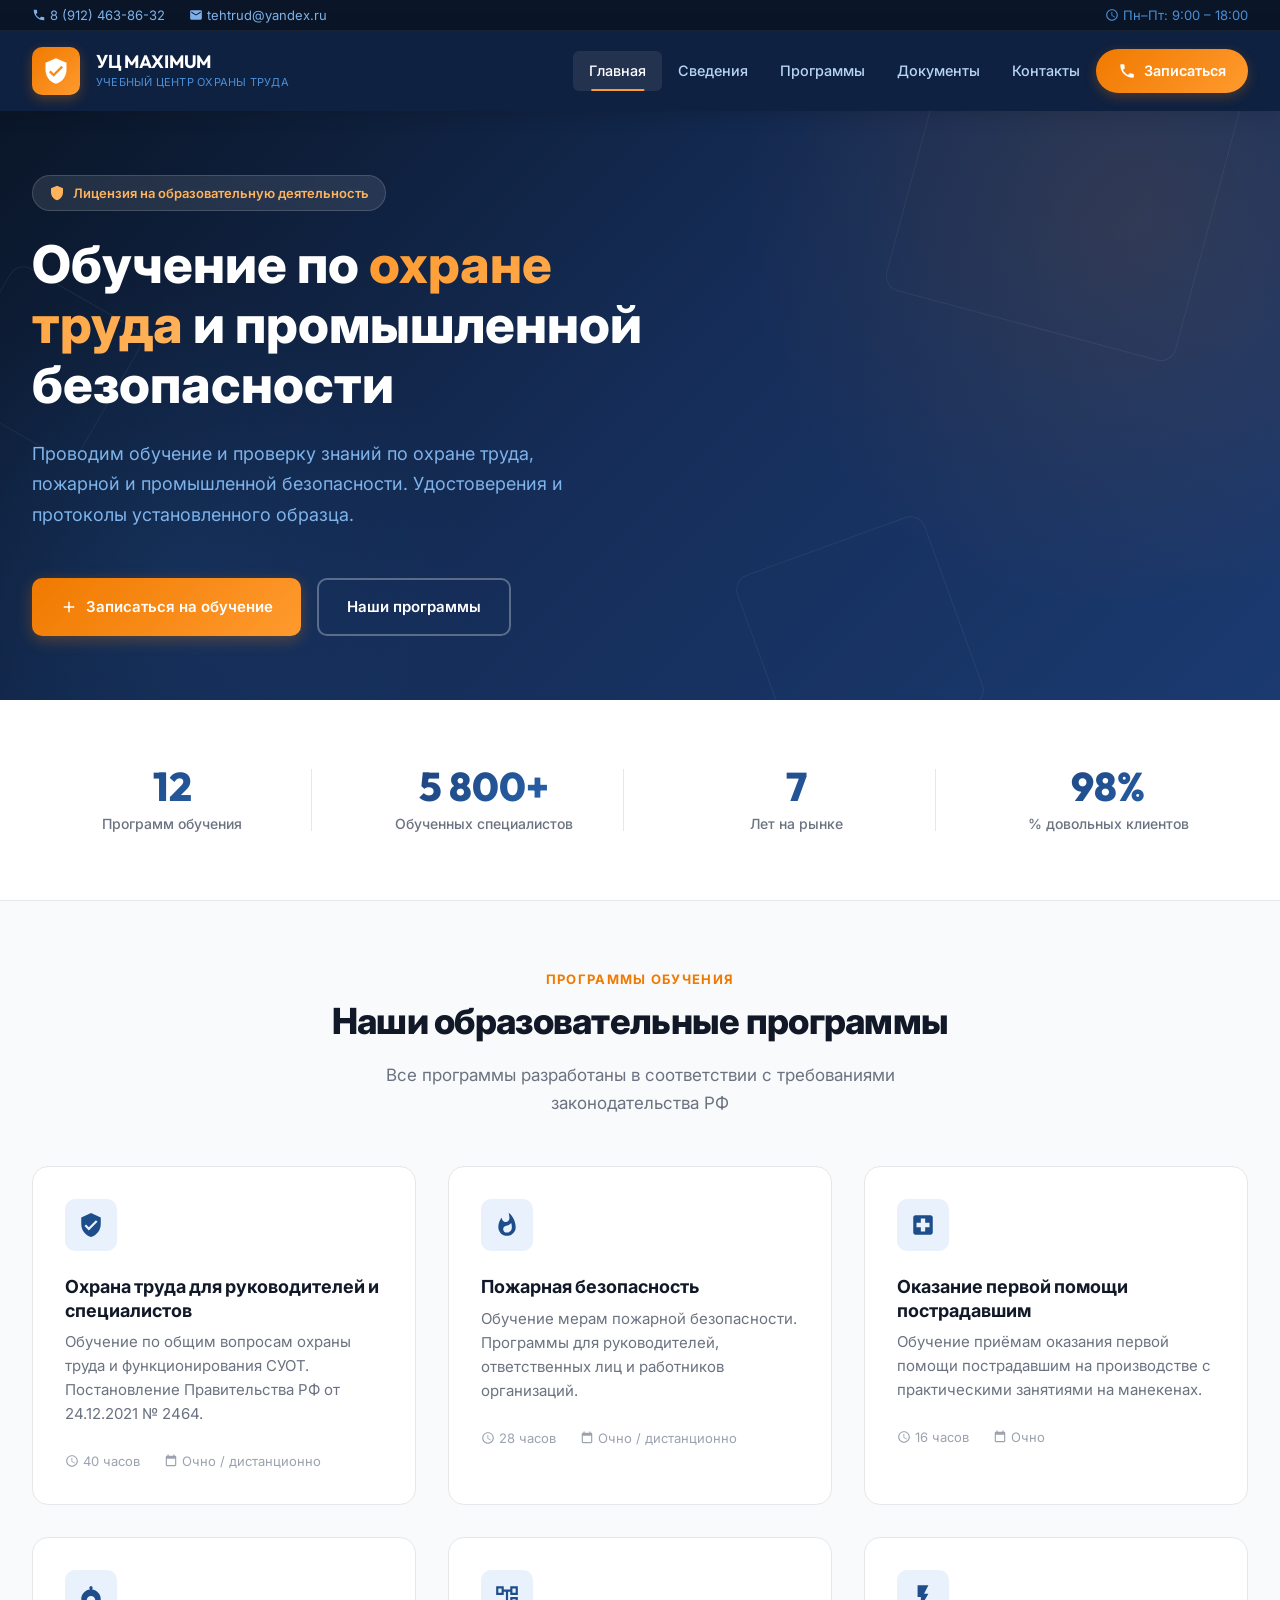
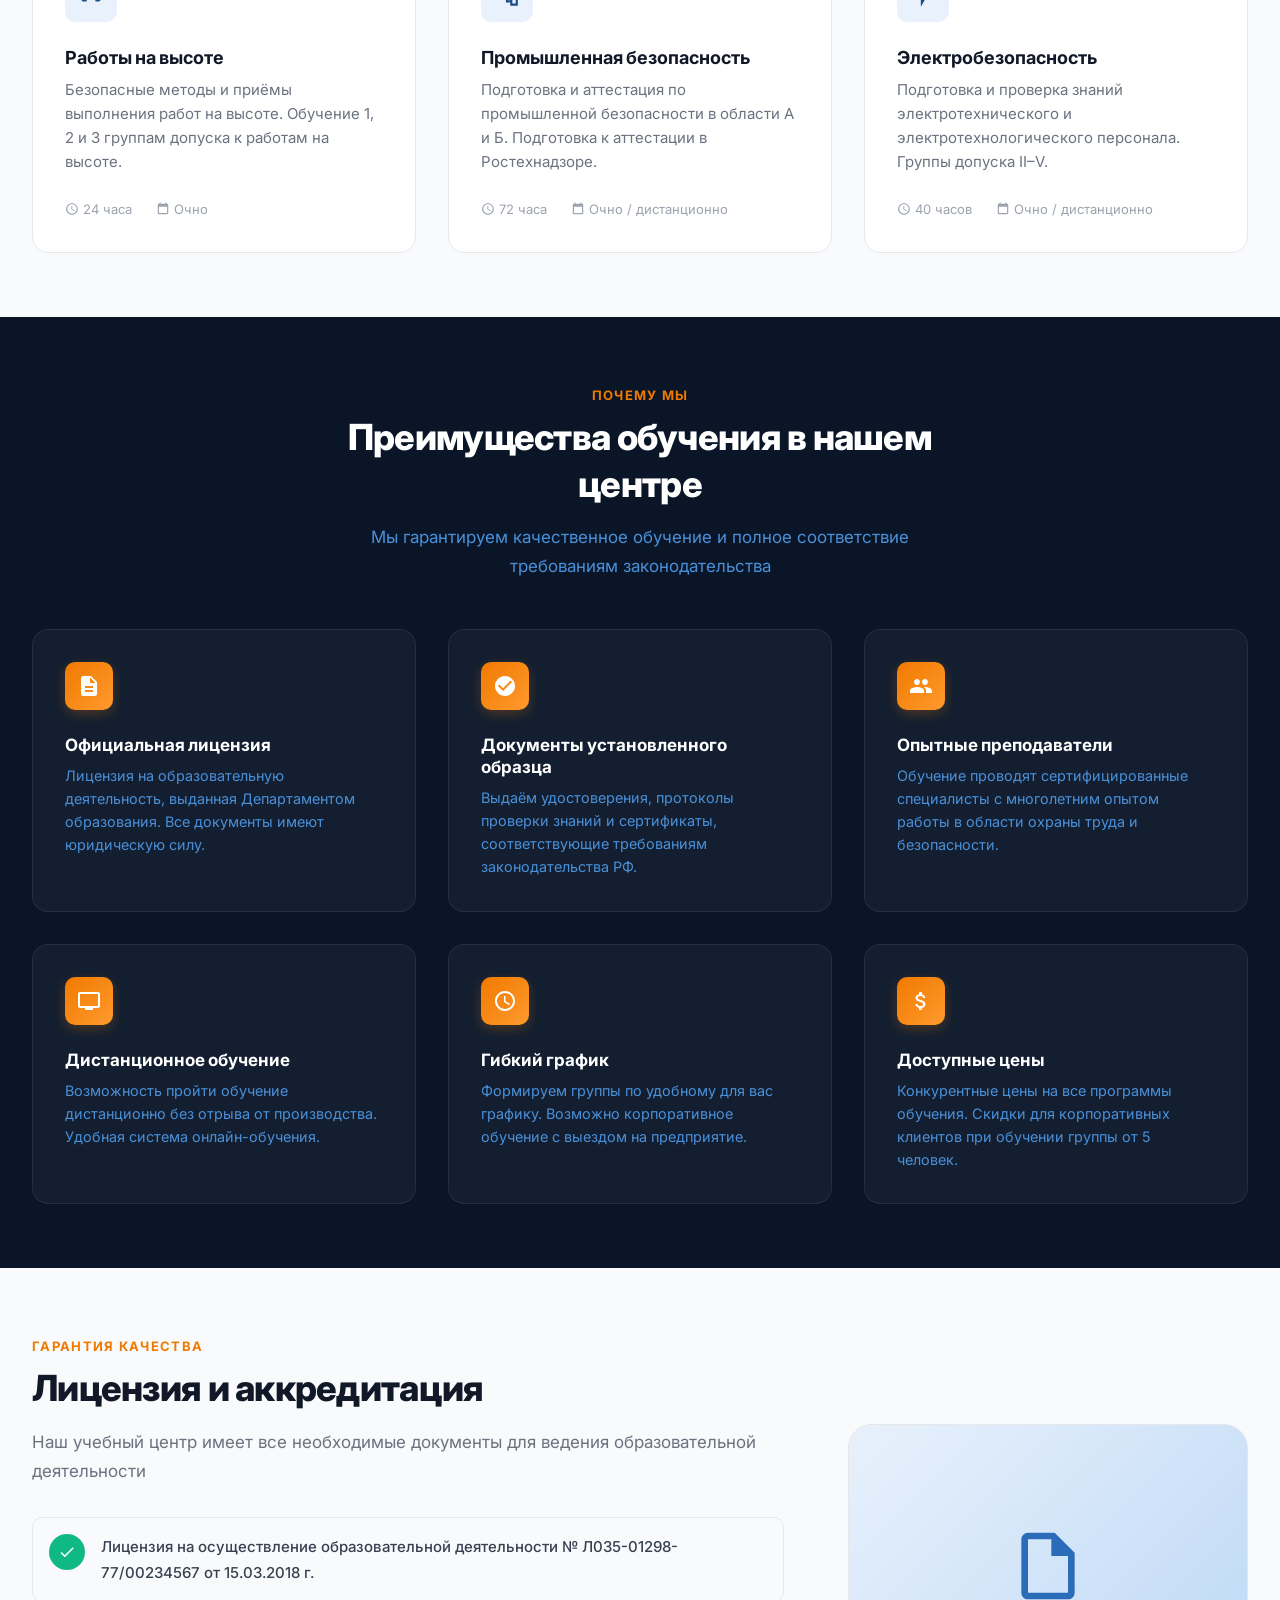
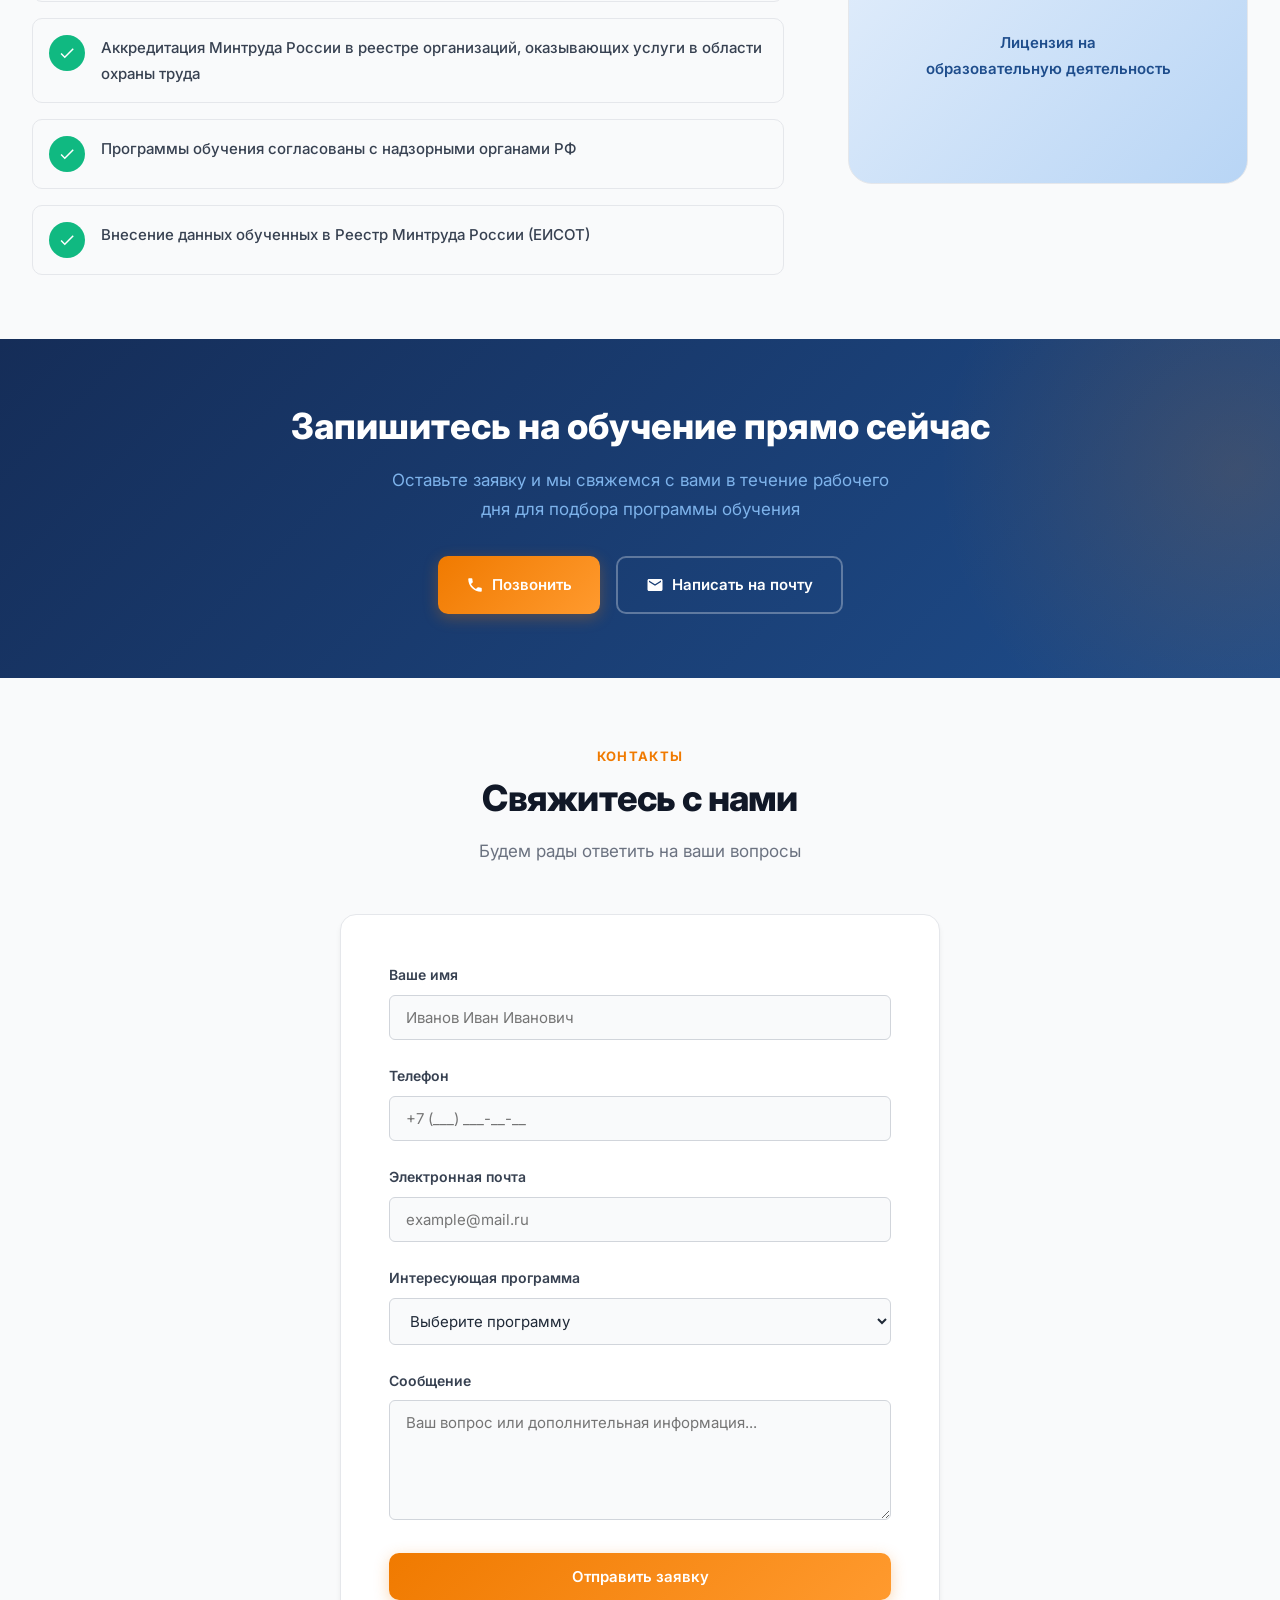
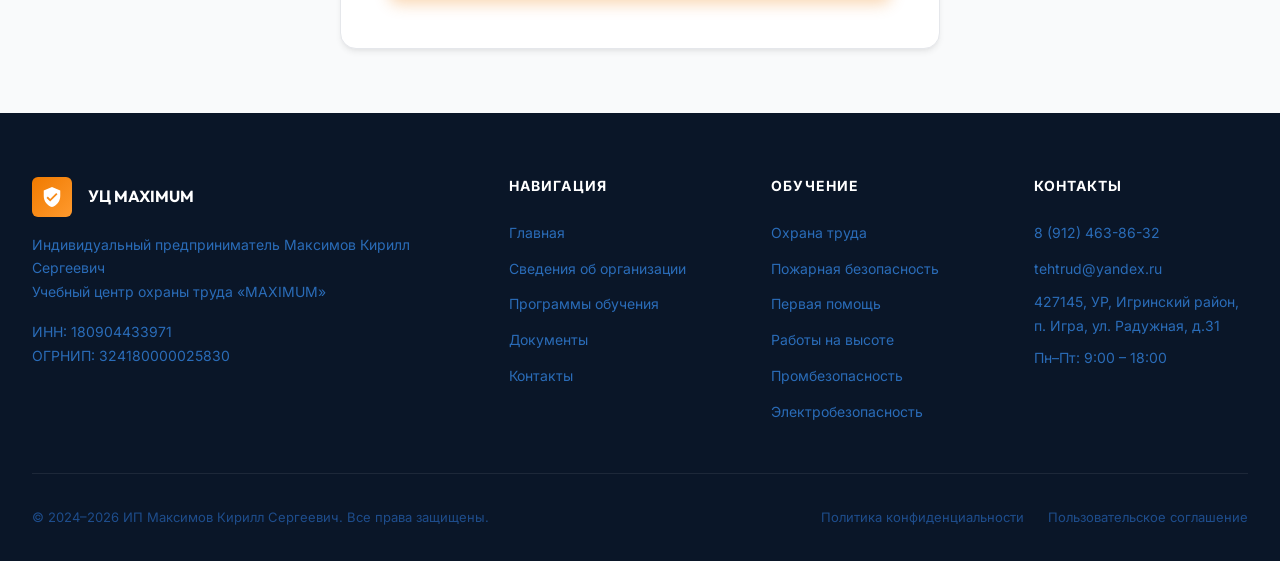
<file: index.html>
<!DOCTYPE html>
<html lang="ru">
<head>
  <meta charset="UTF-8">
  <meta name="viewport" content="width=device-width, initial-scale=1.0">
  <title>УЦ «MAXIMUM» — Учебный центр охраны труда</title>
  <meta name="description" content="Учебный центр охраны труда «MAXIMUM» — обучение по охране труда, промышленной и пожарной безопасности. Лицензия на образовательную деятельность. Удостоверения установленного образца.">
  <meta name="keywords" content="охрана труда, обучение, учебный центр, промышленная безопасность, пожарная безопасность, первая помощь">
  <link rel="preconnect" href="https://fonts.googleapis.com">
  <link rel="preconnect" href="https://fonts.gstatic.com" crossorigin>
  <link href="https://fonts.googleapis.com/css2?family=Inter:wght@400;500;600;700;800&family=Outfit:wght@600;700;800&display=swap" rel="stylesheet">
  <link rel="stylesheet" href="style.css">
</head>
<body>

  <a href="#main-content" class="skip-link">Перейти к содержимому</a>

  <!-- ===== TOP BAR ===== -->
  <div class="top-bar" id="top-bar">
    <div class="container">
      <div class="top-bar__contacts">
        <a href="tel:89124638632" id="top-phone">
          <svg viewBox="0 0 24 24" fill="currentColor"><path d="M6.62 10.79c1.44 2.83 3.76 5.14 6.59 6.59l2.2-2.2c.27-.27.67-.36 1.02-.24 1.12.37 2.33.57 3.57.57.55 0 1 .45 1 1V20c0 .55-.45 1-1 1-9.39 0-17-7.61-17-17 0-.55.45-1 1-1h3.5c.55 0 1 .45 1 1 0 1.25.2 2.45.57 3.57.11.35.03.74-.25 1.02l-2.2 2.2z"/></svg>
          8 (912) 463-86-32
        </a>
        <a href="mailto:tehtrud@yandex.ru" id="top-email">
          <svg viewBox="0 0 24 24" fill="currentColor"><path d="M20 4H4c-1.1 0-1.99.9-1.99 2L2 18c0 1.1.9 2 2 2h16c1.1 0 2-.9 2-2V6c0-1.1-.9-2-2-2zm0 4l-8 5-8-5V6l8 5 8-5v2z"/></svg>
          tehtrud@yandex.ru
        </a>
      </div>
      <div class="top-bar__schedule">
        <svg viewBox="0 0 24 24" fill="currentColor"><path d="M11.99 2C6.47 2 2 6.48 2 12s4.47 10 9.99 10C17.52 22 22 17.52 22 12S17.52 2 11.99 2zM12 20c-4.42 0-8-3.58-8-8s3.58-8 8-8 8 3.58 8 8-3.58 8-8 8zm.5-13H11v6l5.25 3.15.75-1.23-4.5-2.67V7z"/></svg>
        Пн–Пт: 9:00 – 18:00
      </div>
    </div>
  </div>

  <!-- ===== HEADER ===== -->
  <header class="header" id="header">
    <div class="container">
      <a href="index.html" class="header__logo" id="logo-link">
        <div class="header__logo-icon">
          <svg viewBox="0 0 24 24"><path d="M12 1L3 5v6c0 5.55 3.84 10.74 9 12 5.16-1.26 9-6.45 9-12V5l-9-4zm-2 16l-4-4 1.41-1.41L10 14.17l6.59-6.59L18 9l-8 8z"/></svg>
        </div>
        <div class="header__logo-text">
          <span class="header__logo-name">УЦ MAXIMUM</span>
          <span class="header__logo-desc">Учебный центр охраны труда</span>
        </div>
      </a>

      <nav class="nav" id="main-nav">
        <ul class="nav__list">
          <li><a href="index.html" class="nav__link nav__link--active" id="nav-home">Главная</a></li>
          <li><a href="svedeniya.html" class="nav__link" id="nav-svedeniya">Сведения</a></li>
          <li><a href="svedeniya.html#education" class="nav__link" id="nav-programs">Программы</a></li>
          <li><a href="svedeniya.html#documents" class="nav__link" id="nav-docs">Документы</a></li>
          <li><a href="#contacts" class="nav__link" id="nav-contacts">Контакты</a></li>
        </ul>
        <a href="#callback" class="nav__cta" id="nav-cta-btn">
          <svg viewBox="0 0 24 24" fill="currentColor" width="18" height="18"><path d="M20 15.5c-1.25 0-2.45-.2-3.57-.57-.35-.11-.74-.03-1.02.24l-2.2 2.2c-2.83-1.44-5.15-3.75-6.59-6.59l2.2-2.2c.28-.28.36-.67.25-1.02C8.7 6.45 8.5 5.25 8.5 4c0-.55-.45-1-1-1H4c-.55 0-1 .45-1 1 0 9.39 7.61 17 17 17 .55 0 1-.45 1-1v-3.5c0-.55-.45-1-1-1z"/></svg>
          Записаться
        </a>
      </nav>

      <button class="menu-toggle" id="menu-toggle" aria-label="Открыть меню">
        <span></span>
        <span></span>
        <span></span>
      </button>
    </div>
  </header>
  <div class="overlay" id="overlay"></div>

  <!-- ===== HERO SECTION ===== -->
  <section class="hero" id="main-content">
    <div class="hero__decor">
      <div class="hero__decor-shape"></div>
      <div class="hero__decor-shape"></div>
      <div class="hero__decor-shape"></div>
    </div>
    <div class="container">
      <div class="hero__content">
        <div class="hero__badge">
          <svg viewBox="0 0 24 24" fill="currentColor"><path d="M12 1L3 5v6c0 5.55 3.84 10.74 9 12 5.16-1.26 9-6.45 9-12V5l-9-4z"/></svg>
          Лицензия на образовательную деятельность
        </div>
        <h1 class="hero__title">
          Обучение по <span>охране труда</span> и промышленной безопасности
        </h1>
        <p class="hero__subtitle">
          Проводим обучение и проверку знаний по охране труда, пожарной и промышленной безопасности. 
          Удостоверения и протоколы установленного образца.
        </p>
        <div class="hero__actions">
          <a href="#callback" class="btn btn--primary" id="hero-cta">
            <svg viewBox="0 0 24 24" fill="currentColor"><path d="M19 13h-6v6h-2v-6H5v-2h6V5h2v6h6v2z"/></svg>
            Записаться на обучение
          </a>
          <a href="svedeniya.html#education" class="btn btn--outline" id="hero-programs">
            Наши программы
          </a>
        </div>
      </div>
    </div>
  </section>

  <!-- ===== STATS BAR ===== -->
  <section class="stats-bar" id="stats">
    <div class="container">
      <div class="stat-item fade-in-element">
        <div class="stat-item__number" data-count="12">0</div>
        <div class="stat-item__label">Программ обучения</div>
      </div>
      <div class="stat-item fade-in-element">
        <div class="stat-item__number" data-count="5800">0</div>
        <div class="stat-item__label">Обученных специалистов</div>
      </div>
      <div class="stat-item fade-in-element">
        <div class="stat-item__number" data-count="7">0</div>
        <div class="stat-item__label">Лет на рынке</div>
      </div>
      <div class="stat-item fade-in-element">
        <div class="stat-item__number" data-count="98">0</div>
        <div class="stat-item__label">% довольных клиентов</div>
      </div>
    </div>
  </section>

  <!-- ===== PROGRAMS SECTION ===== -->
  <section class="section" id="programs">
    <div class="container">
      <div class="section__header fade-in-element">
        <div class="section__eyebrow">Программы обучения</div>
        <h2 class="section__title">Наши образовательные программы</h2>
        <p class="section__subtitle">Все программы разработаны в соответствии с требованиями законодательства РФ</p>
      </div>

      <div class="programs-grid">
        <div class="program-card fade-in-element" id="program-ot">
          <div class="program-card__icon">
            <svg viewBox="0 0 24 24"><path d="M12 1L3 5v6c0 5.55 3.84 10.74 9 12 5.16-1.26 9-6.45 9-12V5l-9-4zm-2 16l-4-4 1.41-1.41L10 14.17l6.59-6.59L18 9l-8 8z"/></svg>
          </div>
          <h3 class="program-card__title">Охрана труда для руководителей и специалистов</h3>
          <p class="program-card__text">Обучение по общим вопросам охраны труда и функционирования СУОТ. Постановление Правительства РФ от 24.12.2021 № 2464.</p>
          <div class="program-card__meta">
            <div class="program-card__meta-item">
              <svg viewBox="0 0 24 24"><path d="M11.99 2C6.47 2 2 6.48 2 12s4.47 10 9.99 10C17.52 22 22 17.52 22 12S17.52 2 11.99 2zM12 20c-4.42 0-8-3.58-8-8s3.58-8 8-8 8 3.58 8 8-3.58 8-8 8zm.5-13H11v6l5.25 3.15.75-1.23-4.5-2.67V7z"/></svg>
              40 часов
            </div>
            <div class="program-card__meta-item">
              <svg viewBox="0 0 24 24"><path d="M19 3h-1V1h-2v2H8V1H6v2H5c-1.11 0-1.99.9-1.99 2L3 19c0 1.1.89 2 2 2h14c1.1 0 2-.9 2-2V5c0-1.1-.9-2-2-2zm0 16H5V8h14v11z"/></svg>
              Очно / дистанционно
            </div>
          </div>
        </div>

        <div class="program-card fade-in-element" id="program-fire">
          <div class="program-card__icon">
            <svg viewBox="0 0 24 24"><path d="M13.5.67s.74 2.65.74 4.8c0 2.06-1.35 3.73-3.41 3.73-2.07 0-3.63-1.67-3.63-3.73l.03-.36C5.21 7.51 4 10.62 4 14c0 4.42 3.58 8 8 8s8-3.58 8-8C20 8.61 17.41 3.8 13.5.67zM11.71 19c-1.78 0-3.22-1.4-3.22-3.14 0-1.62 1.05-2.76 2.81-3.12 1.77-.36 3.6-1.21 4.62-2.58.39 1.29.59 2.65.59 4.04 0 2.65-2.15 4.8-4.8 4.8z"/></svg>
          </div>
          <h3 class="program-card__title">Пожарная безопасность</h3>
          <p class="program-card__text">Обучение мерам пожарной безопасности. Программы для руководителей, ответственных лиц и работников организаций.</p>
          <div class="program-card__meta">
            <div class="program-card__meta-item">
              <svg viewBox="0 0 24 24"><path d="M11.99 2C6.47 2 2 6.48 2 12s4.47 10 9.99 10C17.52 22 22 17.52 22 12S17.52 2 11.99 2zM12 20c-4.42 0-8-3.58-8-8s3.58-8 8-8 8 3.58 8 8-3.58 8-8 8zm.5-13H11v6l5.25 3.15.75-1.23-4.5-2.67V7z"/></svg>
              28 часов
            </div>
            <div class="program-card__meta-item">
              <svg viewBox="0 0 24 24"><path d="M19 3h-1V1h-2v2H8V1H6v2H5c-1.11 0-1.99.9-1.99 2L3 19c0 1.1.89 2 2 2h14c1.1 0 2-.9 2-2V5c0-1.1-.9-2-2-2zm0 16H5V8h14v11z"/></svg>
              Очно / дистанционно
            </div>
          </div>
        </div>

        <div class="program-card fade-in-element" id="program-firstaid">
          <div class="program-card__icon">
            <svg viewBox="0 0 24 24"><path d="M19 3H5c-1.1 0-1.99.9-1.99 2L3 19c0 1.1.9 2 2 2h14c1.1 0 2-.9 2-2V5c0-1.1-.9-2-2-2zm-1 11h-4v4h-4v-4H6v-4h4V6h4v4h4v4z"/></svg>
          </div>
          <h3 class="program-card__title">Оказание первой помощи пострадавшим</h3>
          <p class="program-card__text">Обучение приёмам оказания первой помощи пострадавшим на производстве с практическими занятиями на манекенах.</p>
          <div class="program-card__meta">
            <div class="program-card__meta-item">
              <svg viewBox="0 0 24 24"><path d="M11.99 2C6.47 2 2 6.48 2 12s4.47 10 9.99 10C17.52 22 22 17.52 22 12S17.52 2 11.99 2zM12 20c-4.42 0-8-3.58-8-8s3.58-8 8-8 8 3.58 8 8-3.58 8-8 8zm.5-13H11v6l5.25 3.15.75-1.23-4.5-2.67V7z"/></svg>
              16 часов
            </div>
            <div class="program-card__meta-item">
              <svg viewBox="0 0 24 24"><path d="M19 3h-1V1h-2v2H8V1H6v2H5c-1.11 0-1.99.9-1.99 2L3 19c0 1.1.89 2 2 2h14c1.1 0 2-.9 2-2V5c0-1.1-.9-2-2-2zm0 16H5V8h14v11z"/></svg>
              Очно
            </div>
          </div>
        </div>

        <div class="program-card fade-in-element" id="program-height">
          <div class="program-card__icon">
            <svg viewBox="0 0 24 24"><path d="M13 6.06V3h-2v3.06c-4.5.5-8 4.31-8 8.93C3 16.1 3.9 17 5.01 17H8v-1c0-2.21 1.79-4 4-4s4 1.79 4 4v1h2.99C20.1 17 21 16.1 21 14.99c0-4.63-3.5-8.44-8-8.93zM12 6c.83 0 1.5-.67 1.5-1.5S12.83 3 12 3s-1.5.67-1.5 1.5S11.17 6 12 6z"/></svg>
          </div>
          <h3 class="program-card__title">Работы на высоте</h3>
          <p class="program-card__text">Безопасные методы и приёмы выполнения работ на высоте. Обучение 1, 2 и 3 группам допуска к работам на высоте.</p>
          <div class="program-card__meta">
            <div class="program-card__meta-item">
              <svg viewBox="0 0 24 24"><path d="M11.99 2C6.47 2 2 6.48 2 12s4.47 10 9.99 10C17.52 22 22 17.52 22 12S17.52 2 11.99 2zM12 20c-4.42 0-8-3.58-8-8s3.58-8 8-8 8 3.58 8 8-3.58 8-8 8zm.5-13H11v6l5.25 3.15.75-1.23-4.5-2.67V7z"/></svg>
              24 часа
            </div>
            <div class="program-card__meta-item">
              <svg viewBox="0 0 24 24"><path d="M19 3h-1V1h-2v2H8V1H6v2H5c-1.11 0-1.99.9-1.99 2L3 19c0 1.1.89 2 2 2h14c1.1 0 2-.9 2-2V5c0-1.1-.9-2-2-2zm0 16H5V8h14v11z"/></svg>
              Очно
            </div>
          </div>
        </div>

        <div class="program-card fade-in-element" id="program-industrial">
          <div class="program-card__icon">
            <svg viewBox="0 0 24 24"><path d="M22 11V3h-7v3H9V3H2v8h7V8h2v10h4v3h7v-8h-7v3h-2V8h2v3h7zM7 9H4V5h3v4zm10 6h3v4h-3v-4zm0-10h3v4h-3V5z"/></svg>
          </div>
          <h3 class="program-card__title">Промышленная безопасность</h3>
          <p class="program-card__text">Подготовка и аттестация по промышленной безопасности в области A и Б. Подготовка к аттестации в Ростехнадзоре.</p>
          <div class="program-card__meta">
            <div class="program-card__meta-item">
              <svg viewBox="0 0 24 24"><path d="M11.99 2C6.47 2 2 6.48 2 12s4.47 10 9.99 10C17.52 22 22 17.52 22 12S17.52 2 11.99 2zM12 20c-4.42 0-8-3.58-8-8s3.58-8 8-8 8 3.58 8 8-3.58 8-8 8zm.5-13H11v6l5.25 3.15.75-1.23-4.5-2.67V7z"/></svg>
              72 часа
            </div>
            <div class="program-card__meta-item">
              <svg viewBox="0 0 24 24"><path d="M19 3h-1V1h-2v2H8V1H6v2H5c-1.11 0-1.99.9-1.99 2L3 19c0 1.1.89 2 2 2h14c1.1 0 2-.9 2-2V5c0-1.1-.9-2-2-2zm0 16H5V8h14v11z"/></svg>
              Очно / дистанционно
            </div>
          </div>
        </div>

        <div class="program-card fade-in-element" id="program-electric">
          <div class="program-card__icon">
            <svg viewBox="0 0 24 24"><path d="M7 2v11h3v9l7-12h-4l4-8z"/></svg>
          </div>
          <h3 class="program-card__title">Электробезопасность</h3>
          <p class="program-card__text">Подготовка и проверка знаний электротехнического и электротехнологического персонала. Группы допуска II–V.</p>
          <div class="program-card__meta">
            <div class="program-card__meta-item">
              <svg viewBox="0 0 24 24"><path d="M11.99 2C6.47 2 2 6.48 2 12s4.47 10 9.99 10C17.52 22 22 17.52 22 12S17.52 2 11.99 2zM12 20c-4.42 0-8-3.58-8-8s3.58-8 8-8 8 3.58 8 8-3.58 8-8 8zm.5-13H11v6l5.25 3.15.75-1.23-4.5-2.67V7z"/></svg>
              40 часов
            </div>
            <div class="program-card__meta-item">
              <svg viewBox="0 0 24 24"><path d="M19 3h-1V1h-2v2H8V1H6v2H5c-1.11 0-1.99.9-1.99 2L3 19c0 1.1.89 2 2 2h14c1.1 0 2-.9 2-2V5c0-1.1-.9-2-2-2zm0 16H5V8h14v11z"/></svg>
              Очно / дистанционно
            </div>
          </div>
        </div>
      </div>
    </div>
  </section>

  <!-- ===== ADVANTAGES ===== -->
  <section class="section section--dark" id="advantages">
    <div class="container">
      <div class="section__header fade-in-element">
        <div class="section__eyebrow">Почему мы</div>
        <h2 class="section__title">Преимущества обучения в нашем центре</h2>
        <p class="section__subtitle">Мы гарантируем качественное обучение и полное соответствие требованиям законодательства</p>
      </div>

      <div class="advantages-grid">
        <div class="advantage-card fade-in-element">
          <div class="advantage-card__icon">
            <svg viewBox="0 0 24 24"><path d="M14 2H6c-1.1 0-1.99.9-1.99 2L4 20c0 1.1.89 2 1.99 2H18c1.1 0 2-.9 2-2V8l-6-6zm2 16H8v-2h8v2zm0-4H8v-2h8v2zm-3-5V3.5L18.5 9H13z"/></svg>
          </div>
          <h3 class="advantage-card__title">Официальная лицензия</h3>
          <p class="advantage-card__text">Лицензия на образовательную деятельность, выданная Департаментом образования. Все документы имеют юридическую силу.</p>
        </div>

        <div class="advantage-card fade-in-element">
          <div class="advantage-card__icon">
            <svg viewBox="0 0 24 24"><path d="M12 2C6.48 2 2 6.48 2 12s4.48 10 10 10 10-4.48 10-10S17.52 2 12 2zm-2 15l-5-5 1.41-1.41L10 14.17l7.59-7.59L19 8l-9 9z"/></svg>
          </div>
          <h3 class="advantage-card__title">Документы установленного образца</h3>
          <p class="advantage-card__text">Выдаём удостоверения, протоколы проверки знаний и сертификаты, соответствующие требованиям законодательства РФ.</p>
        </div>

        <div class="advantage-card fade-in-element">
          <div class="advantage-card__icon">
            <svg viewBox="0 0 24 24"><path d="M16 11c1.66 0 2.99-1.34 2.99-3S17.66 5 16 5c-1.66 0-3 1.34-3 3s1.34 3 3 3zm-8 0c1.66 0 2.99-1.34 2.99-3S9.66 5 8 5C6.34 5 5 6.34 5 8s1.34 3 3 3zm0 2c-2.33 0-7 1.17-7 3.5V19h14v-2.5c0-2.33-4.67-3.5-7-3.5zm8 0c-.29 0-.62.02-.97.05 1.16.84 1.97 1.97 1.97 3.45V19h6v-2.5c0-2.33-4.67-3.5-7-3.5z"/></svg>
          </div>
          <h3 class="advantage-card__title">Опытные преподаватели</h3>
          <p class="advantage-card__text">Обучение проводят сертифицированные специалисты с многолетним опытом работы в области охраны труда и безопасности.</p>
        </div>

        <div class="advantage-card fade-in-element">
          <div class="advantage-card__icon">
            <svg viewBox="0 0 24 24"><path d="M21 3H3c-1.11 0-2 .89-2 2v12c0 1.1.89 2 2 2h5v2h8v-2h5c1.1 0 1.99-.9 1.99-2L23 5c0-1.11-.9-2-2-2zm0 14H3V5h18v12z"/></svg>
          </div>
          <h3 class="advantage-card__title">Дистанционное обучение</h3>
          <p class="advantage-card__text">Возможность пройти обучение дистанционно без отрыва от производства. Удобная система онлайн-обучения.</p>
        </div>

        <div class="advantage-card fade-in-element">
          <div class="advantage-card__icon">
            <svg viewBox="0 0 24 24"><path d="M11.99 2C6.47 2 2 6.48 2 12s4.47 10 9.99 10C17.52 22 22 17.52 22 12S17.52 2 11.99 2zM12 20c-4.42 0-8-3.58-8-8s3.58-8 8-8 8 3.58 8 8-3.58 8-8 8zm.5-13H11v6l5.25 3.15.75-1.23-4.5-2.67V7z"/></svg>
          </div>
          <h3 class="advantage-card__title">Гибкий график</h3>
          <p class="advantage-card__text">Формируем группы по удобному для вас графику. Возможно корпоративное обучение с выездом на предприятие.</p>
        </div>

        <div class="advantage-card fade-in-element">
          <div class="advantage-card__icon">
            <svg viewBox="0 0 24 24"><path d="M11.8 10.9c-2.27-.59-3-1.2-3-2.15 0-1.09 1.01-1.85 2.7-1.85 1.78 0 2.44.85 2.5 2.1h2.21c-.07-1.72-1.12-3.3-3.21-3.81V3h-3v2.16c-1.94.42-3.5 1.68-3.5 3.61 0 2.31 1.91 3.46 4.7 4.13 2.5.6 3 1.48 3 2.41 0 .69-.49 1.79-2.7 1.79-2.06 0-2.87-.92-2.98-2.1h-2.2c.12 2.19 1.76 3.42 3.68 3.83V21h3v-2.15c1.95-.37 3.5-1.5 3.5-3.55 0-2.84-2.43-3.81-4.7-4.4z"/></svg>
          </div>
          <h3 class="advantage-card__title">Доступные цены</h3>
          <p class="advantage-card__text">Конкурентные цены на все программы обучения. Скидки для корпоративных клиентов при обучении группы от 5 человек.</p>
        </div>
      </div>
    </div>
  </section>

  <!-- ===== LICENSES SECTION ===== -->
  <section class="section" id="licenses">
    <div class="container">
      <div class="licenses">
        <div class="licenses__content fade-in-element">
          <div class="section__eyebrow">Гарантия качества</div>
          <h2 class="section__title" style="text-align:left">Лицензия и аккредитация</h2>
          <p class="section__subtitle" style="text-align:left">Наш учебный центр имеет все необходимые документы для ведения образовательной деятельности</p>
          
          <div class="licenses__list">
            <div class="licenses__item">
              <div class="licenses__item-icon">
                <svg viewBox="0 0 24 24"><path d="M9 16.17L4.83 12l-1.42 1.41L9 19 21 7l-1.41-1.41z"/></svg>
              </div>
              <div class="licenses__item-text">Лицензия на осуществление образовательной деятельности № Л035-01298-77/00234567 от 15.03.2018 г.</div>
            </div>
            <div class="licenses__item">
              <div class="licenses__item-icon">
                <svg viewBox="0 0 24 24"><path d="M9 16.17L4.83 12l-1.42 1.41L9 19 21 7l-1.41-1.41z"/></svg>
              </div>
              <div class="licenses__item-text">Аккредитация Минтруда России в реестре организаций, оказывающих услуги в области охраны труда</div>
            </div>
            <div class="licenses__item">
              <div class="licenses__item-icon">
                <svg viewBox="0 0 24 24"><path d="M9 16.17L4.83 12l-1.42 1.41L9 19 21 7l-1.41-1.41z"/></svg>
              </div>
              <div class="licenses__item-text">Программы обучения согласованы с надзорными органами РФ</div>
            </div>
            <div class="licenses__item">
              <div class="licenses__item-icon">
                <svg viewBox="0 0 24 24"><path d="M9 16.17L4.83 12l-1.42 1.41L9 19 21 7l-1.41-1.41z"/></svg>
              </div>
              <div class="licenses__item-text">Внесение данных обученных в Реестр Минтруда России (ЕИСОТ)</div>
            </div>
          </div>
        </div>

        <div class="licenses__image fade-in-element">
          <div class="licenses__image-inner">
            <svg viewBox="0 0 24 24"><path d="M14 2H6c-1.1 0-1.99.9-1.99 2L4 20c0 1.1.89 2 1.99 2H18c1.1 0 2-.9 2-2V8l-6-6zm4 18H6V4h7v5h5v11z"/></svg>
            <div class="licenses__image-text">Лицензия на<br>образовательную деятельность</div>
          </div>
        </div>
      </div>
    </div>
  </section>

  <!-- ===== CTA SECTION ===== -->
  <section class="cta-section" id="callback">
    <div class="container">
      <h2 class="cta-section__title">Запишитесь на обучение прямо сейчас</h2>
      <p class="cta-section__text">Оставьте заявку и мы свяжемся с вами в течение рабочего дня для подбора программы обучения</p>
      <div class="cta-section__actions">
        <a href="tel:89124638632" class="btn btn--primary" id="cta-call">
          <svg viewBox="0 0 24 24" fill="currentColor"><path d="M6.62 10.79c1.44 2.83 3.76 5.14 6.59 6.59l2.2-2.2c.27-.27.67-.36 1.02-.24 1.12.37 2.33.57 3.57.57.55 0 1 .45 1 1V20c0 .55-.45 1-1 1-9.39 0-17-7.61-17-17 0-.55.45-1 1-1h3.5c.55 0 1 .45 1 1 0 1.25.2 2.45.57 3.57.11.35.03.74-.25 1.02l-2.2 2.2z"/></svg>
          Позвонить
        </a>
        <a href="mailto:tehtrud@yandex.ru" class="btn btn--outline" id="cta-email">
          <svg viewBox="0 0 24 24" fill="currentColor"><path d="M20 4H4c-1.1 0-1.99.9-1.99 2L2 18c0 1.1.9 2 2 2h16c1.1 0 2-.9 2-2V6c0-1.1-.9-2-2-2zm0 4l-8 5-8-5V6l8 5 8-5v2z"/></svg>
          Написать на почту
        </a>
      </div>
    </div>
  </section>

  <!-- ===== CONTACTS / MAP ===== -->
  <section class="section" id="contacts">
    <div class="container">
      <div class="section__header fade-in-element">
        <div class="section__eyebrow">Контакты</div>
        <h2 class="section__title">Свяжитесь с нами</h2>
        <p class="section__subtitle">Будем рады ответить на ваши вопросы</p>
      </div>

      <div class="contact-form fade-in-element">
        <form id="contact-form" onsubmit="return false;">
          <div class="form-group">
            <label for="contact-name">Ваше имя</label>
            <input type="text" id="contact-name" name="name" placeholder="Иванов Иван Иванович" required>
          </div>
          <div class="form-group">
            <label for="contact-phone">Телефон</label>
            <input type="tel" id="contact-phone" name="phone" placeholder="+7 (___) ___-__-__" required>
          </div>
          <div class="form-group">
            <label for="contact-email-field">Электронная почта</label>
            <input type="email" id="contact-email-field" name="email" placeholder="example@mail.ru">
          </div>
          <div class="form-group">
            <label for="contact-program">Интересующая программа</label>
            <select id="contact-program" name="program">
              <option value="">Выберите программу</option>
              <option value="ot">Охрана труда</option>
              <option value="fire">Пожарная безопасность</option>
              <option value="firstaid">Первая помощь</option>
              <option value="height">Работы на высоте</option>
              <option value="industrial">Промышленная безопасность</option>
              <option value="electric">Электробезопасность</option>
              <option value="other">Другое</option>
            </select>
          </div>
          <div class="form-group">
            <label for="contact-message">Сообщение</label>
            <textarea id="contact-message" name="message" placeholder="Ваш вопрос или дополнительная информация..."></textarea>
          </div>
          <button type="submit" class="btn btn--primary" style="width:100%;justify-content:center" id="contact-submit">
            Отправить заявку
          </button>
        </form>
      </div>
    </div>
  </section>

  <!-- ===== FOOTER ===== -->
  <footer class="footer" id="footer">
    <div class="container">
      <div class="footer__grid">
        <div class="footer__brand">
          <a href="index.html" class="footer__logo" id="footer-logo">
            <div class="footer__logo-icon">
              <svg viewBox="0 0 24 24"><path d="M12 1L3 5v6c0 5.55 3.84 10.74 9 12 5.16-1.26 9-6.45 9-12V5l-9-4zm-2 16l-4-4 1.41-1.41L10 14.17l6.59-6.59L18 9l-8 8z"/></svg>
            </div>
            <span class="footer__logo-name">УЦ MAXIMUM</span>
          </a>
          <p class="footer__desc">
            Индивидуальный предприниматель Максимов Кирилл Сергеевич<br>Учебный центр охраны труда «MAXIMUM»
          </p>
          <p class="footer__desc">
            ИНН: 180904433971<br>
            ОГРНИП: 324180000025830
          </p>
        </div>

        <div>
          <h4 class="footer__heading">Навигация</h4>
          <div class="footer__links">
            <a href="index.html" id="footer-nav-home">Главная</a>
            <a href="svedeniya.html" id="footer-nav-info">Сведения об организации</a>
            <a href="svedeniya.html#education" id="footer-nav-programs">Программы обучения</a>
            <a href="svedeniya.html#documents" id="footer-nav-docs">Документы</a>
            <a href="#contacts" id="footer-nav-contacts">Контакты</a>
          </div>
        </div>

        <div>
          <h4 class="footer__heading">Обучение</h4>
          <div class="footer__links">
            <a href="svedeniya.html#education">Охрана труда</a>
            <a href="svedeniya.html#education">Пожарная безопасность</a>
            <a href="svedeniya.html#education">Первая помощь</a>
            <a href="svedeniya.html#education">Работы на высоте</a>
            <a href="svedeniya.html#education">Промбезопасность</a>
            <a href="svedeniya.html#education">Электробезопасность</a>
          </div>
        </div>

        <div>
          <h4 class="footer__heading">Контакты</h4>
          <div class="footer__links">
            <a href="tel:89124638632">8 (912) 463-86-32</a>
            <a href="mailto:tehtrud@yandex.ru">tehtrud@yandex.ru</a>
            <span style="color:var(--primary-400);font-size:0.875rem">427145, УР, Игринский район, п. Игра, ул. Радужная, д.31</span>
            <span style="color:var(--primary-400);font-size:0.875rem">Пн–Пт: 9:00 – 18:00</span>
          </div>
        </div>
      </div>

      <div class="footer__bottom">
        <div class="footer__copyright">
          &copy; 2024–2026 ИП Максимов Кирилл Сергеевич. Все права защищены.
        </div>
        <div class="footer__legal">
          <a href="#">Политика конфиденциальности</a>
          <a href="#">Пользовательское соглашение</a>
        </div>
      </div>
    </div>
  </footer>

  <!-- Scroll to top -->
  <button class="scroll-top" id="scroll-top" aria-label="Наверх">
    <svg viewBox="0 0 24 24"><path d="M7.41 15.41L12 10.83l4.59 4.58L18 14l-6-6-6 6z"/></svg>
  </button>

  <script src="script.js"></script>
</body>
</html>
</file>
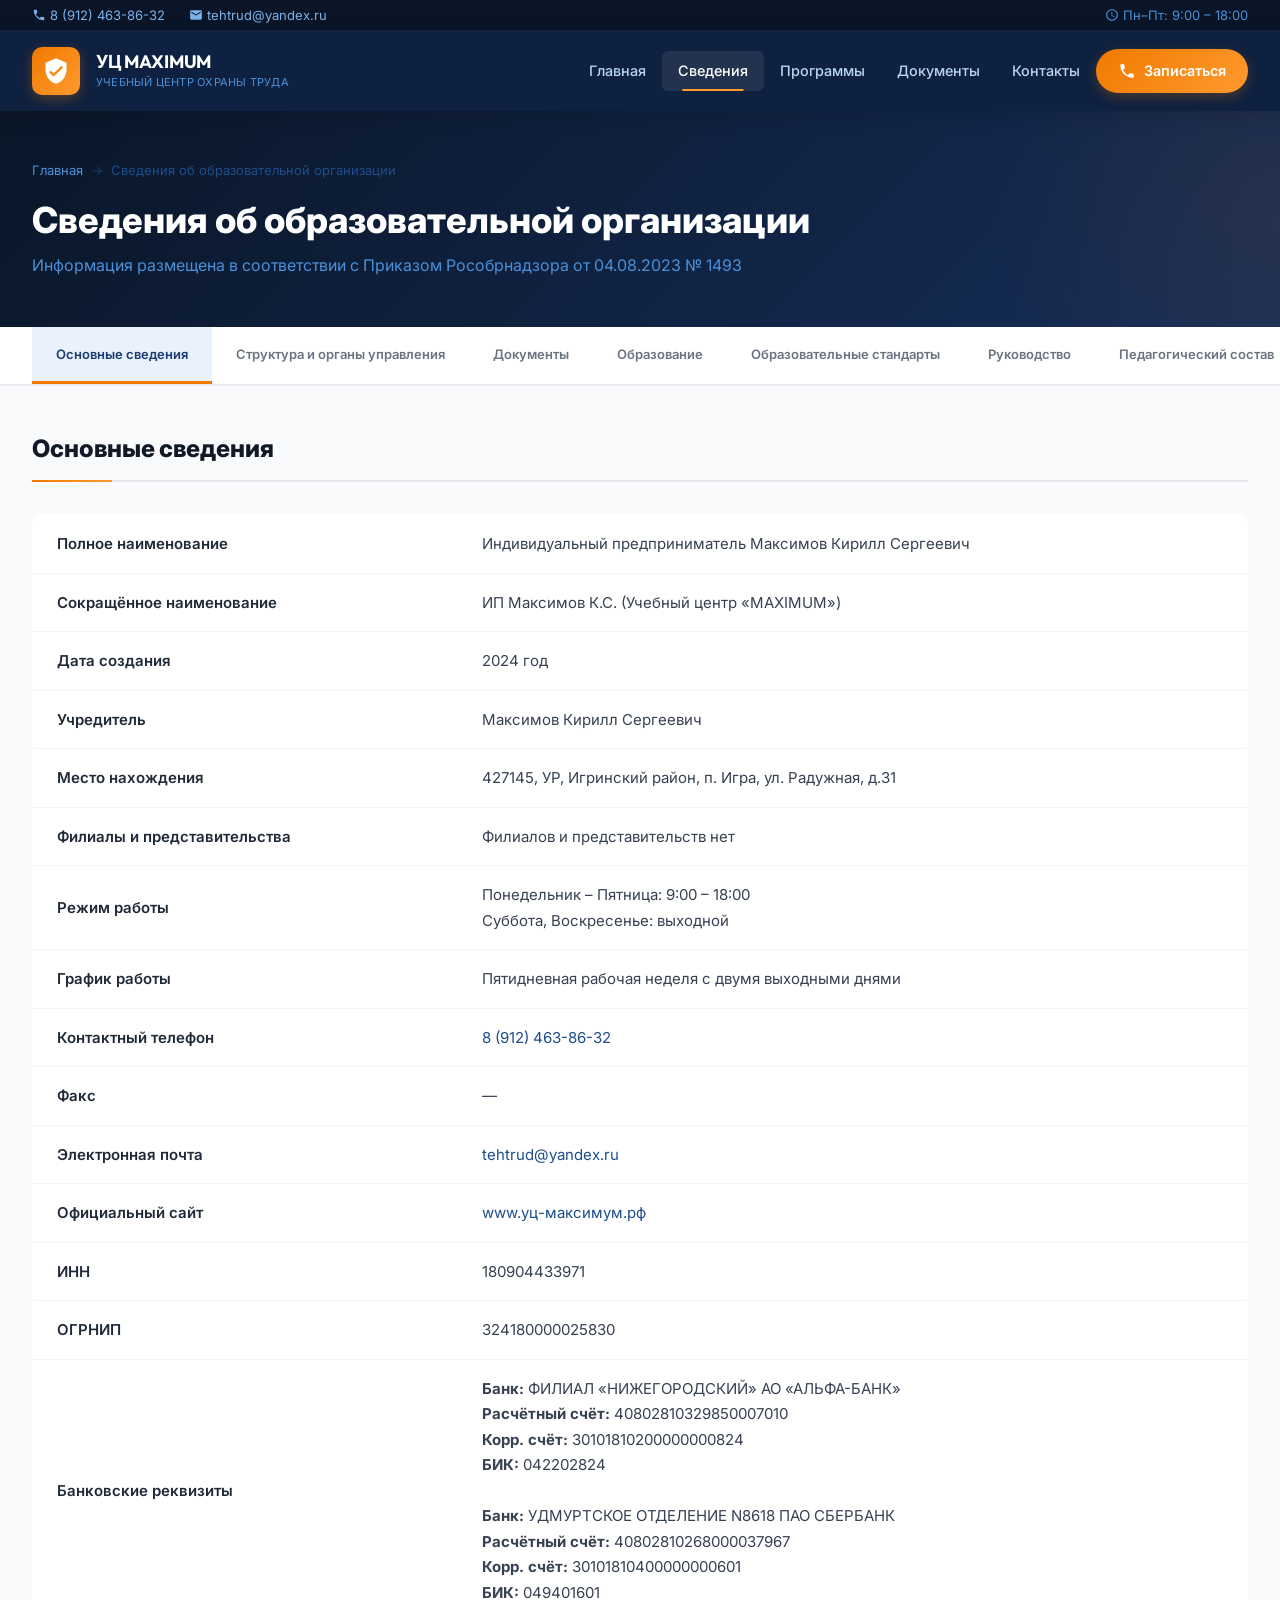
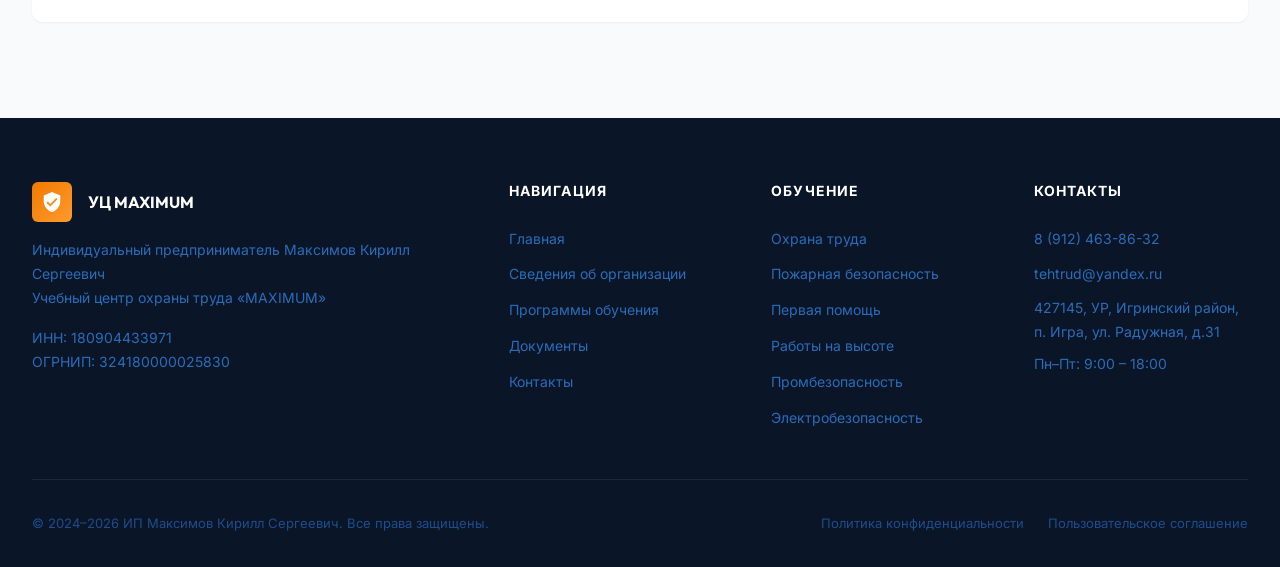
<file: svedeniya.html>
<!DOCTYPE html>
<html lang="ru">
<head>
  <meta charset="UTF-8">
  <meta name="viewport" content="width=device-width, initial-scale=1.0">
  <title>Сведения об образовательной организации — УЦ «MAXIMUM»</title>
  <meta name="description" content="Сведения об образовательной организации ИП Максимов К.С. (УЦ «MAXIMUM») в соответствии с Приказом Рособрнадзора от 04.08.2023 № 1493.">
  <link rel="preconnect" href="https://fonts.googleapis.com">
  <link rel="preconnect" href="https://fonts.gstatic.com" crossorigin>
  <link href="https://fonts.googleapis.com/css2?family=Inter:wght@400;500;600;700;800&family=Outfit:wght@600;700;800&display=swap" rel="stylesheet">
  <link rel="stylesheet" href="style.css">
</head>
<body>

  <a href="#main-content" class="skip-link">Перейти к содержимому</a>

  <!-- ===== TOP BAR ===== -->
  <div class="top-bar" id="top-bar">
    <div class="container">
      <div class="top-bar__contacts">
        <a href="tel:89124638632" id="top-phone">
          <svg viewBox="0 0 24 24" fill="currentColor"><path d="M6.62 10.79c1.44 2.83 3.76 5.14 6.59 6.59l2.2-2.2c.27-.27.67-.36 1.02-.24 1.12.37 2.33.57 3.57.57.55 0 1 .45 1 1V20c0 .55-.45 1-1 1-9.39 0-17-7.61-17-17 0-.55.45-1 1-1h3.5c.55 0 1 .45 1 1 0 1.25.2 2.45.57 3.57.11.35.03.74-.25 1.02l-2.2 2.2z"/></svg>
          8 (912) 463-86-32
        </a>
        <a href="mailto:tehtrud@yandex.ru" id="top-email">
          <svg viewBox="0 0 24 24" fill="currentColor"><path d="M20 4H4c-1.1 0-1.99.9-1.99 2L2 18c0 1.1.9 2 2 2h16c1.1 0 2-.9 2-2V6c0-1.1-.9-2-2-2zm0 4l-8 5-8-5V6l8 5 8-5v2z"/></svg>
          tehtrud@yandex.ru
        </a>
      </div>
      <div class="top-bar__schedule">
        <svg viewBox="0 0 24 24" fill="currentColor"><path d="M11.99 2C6.47 2 2 6.48 2 12s4.47 10 9.99 10C17.52 22 22 17.52 22 12S17.52 2 11.99 2zM12 20c-4.42 0-8-3.58-8-8s3.58-8 8-8 8 3.58 8 8-3.58 8-8 8zm.5-13H11v6l5.25 3.15.75-1.23-4.5-2.67V7z"/></svg>
        Пн–Пт: 9:00 – 18:00
      </div>
    </div>
  </div>

  <!-- ===== HEADER ===== -->
  <header class="header" id="header">
    <div class="container">
      <a href="index.html" class="header__logo" id="logo-link">
        <div class="header__logo-icon">
          <svg viewBox="0 0 24 24"><path d="M12 1L3 5v6c0 5.55 3.84 10.74 9 12 5.16-1.26 9-6.45 9-12V5l-9-4zm-2 16l-4-4 1.41-1.41L10 14.17l6.59-6.59L18 9l-8 8z"/></svg>
        </div>
        <div class="header__logo-text">
          <span class="header__logo-name">УЦ MAXIMUM</span>
          <span class="header__logo-desc">Учебный центр охраны труда</span>
        </div>
      </a>

      <nav class="nav" id="main-nav">
        <ul class="nav__list">
          <li><a href="index.html" class="nav__link" id="nav-home">Главная</a></li>
          <li><a href="svedeniya.html" class="nav__link nav__link--active" id="nav-svedeniya">Сведения</a></li>
          <li><a href="#education" class="nav__link svedeniya-tab-link" id="nav-programs">Программы</a></li>
          <li><a href="#documents" class="nav__link svedeniya-tab-link" id="nav-docs">Документы</a></li>
          <li><a href="index.html#contacts" class="nav__link" id="nav-contacts">Контакты</a></li>
        </ul>
        <a href="index.html#callback" class="nav__cta" id="nav-cta-btn">
          <svg viewBox="0 0 24 24" fill="currentColor" width="18" height="18"><path d="M20 15.5c-1.25 0-2.45-.2-3.57-.57-.35-.11-.74-.03-1.02.24l-2.2 2.2c-2.83-1.44-5.15-3.75-6.59-6.59l2.2-2.2c.28-.28.36-.67.25-1.02C8.7 6.45 8.5 5.25 8.5 4c0-.55-.45-1-1-1H4c-.55 0-1 .45-1 1 0 9.39 7.61 17 17 17 .55 0 1-.45 1-1v-3.5c0-.55-.45-1-1-1z"/></svg>
          Записаться
        </a>
      </nav>

      <button class="menu-toggle" id="menu-toggle" aria-label="Открыть меню">
        <span></span><span></span><span></span>
      </button>
    </div>
  </header>
  <div class="overlay" id="overlay"></div>

  <!-- ===== PAGE HERO ===== -->
  <section class="page-hero">
    <div class="container">
      <div class="page-hero__breadcrumbs">
        <a href="index.html">Главная</a>
        <span class="sep">→</span>
        <span>Сведения об образовательной организации</span>
      </div>
      <h1 class="page-hero__title">Сведения об образовательной организации</h1>
      <p class="page-hero__subtitle">Информация размещена в соответствии с Приказом Рособрнадзора от 04.08.2023 № 1493</p>
    </div>
  </section>

  <!-- ===== SUBSECTION NAVIGATION ===== -->
  <nav class="svedeniya-nav" id="svedeniya-nav">
    <div class="container">
      <a href="#basic" class="svedeniya-nav__link svedeniya-nav__link--active" data-tab="basic" id="tab-basic">Основные сведения</a>
      <a href="#structure" class="svedeniya-nav__link" data-tab="structure" id="tab-structure">Структура и органы управления</a>
      <a href="#documents" class="svedeniya-nav__link" data-tab="documents" id="tab-documents">Документы</a>
      <a href="#education" class="svedeniya-nav__link" data-tab="education" id="tab-education">Образование</a>
      <a href="#standards" class="svedeniya-nav__link" data-tab="standards" id="tab-standards">Образовательные стандарты</a>
      <a href="#management" class="svedeniya-nav__link" data-tab="management" id="tab-management">Руководство</a>
      <a href="#staff" class="svedeniya-nav__link" data-tab="staff" id="tab-staff">Педагогический состав</a>
      <a href="#facilities" class="svedeniya-nav__link" data-tab="facilities" id="tab-facilities">Мат.-тех. обеспечение</a>
      <a href="#scholarships" class="svedeniya-nav__link" data-tab="scholarships" id="tab-scholarships">Стипендии и поддержка</a>
      <a href="#paid" class="svedeniya-nav__link" data-tab="paid" id="tab-paid">Платные услуги</a>
      <a href="#finance" class="svedeniya-nav__link" data-tab="finance" id="tab-finance">Финансовая деятельность</a>
      <a href="#vacancies" class="svedeniya-nav__link" data-tab="vacancies" id="tab-vacancies">Вакантные места</a>
      <a href="#international" class="svedeniya-nav__link" data-tab="international" id="tab-international">Международное сотрудничество</a>
    </div>
  </nav>

  <!-- ===== CONTENT ===== -->
  <main class="svedeniya-content" id="main-content">
    <div class="container">

      <!-- ============================== -->
      <!-- 1. ОСНОВНЫЕ СВЕДЕНИЯ           -->
      <!-- ============================== -->
      <div class="subsection subsection--active" id="basic" data-section="basic">
        <h2 class="subsection__title">Основные сведения</h2>

        <table class="info-table">
          <tbody>
            <tr>
              <td>Полное наименование</td>
              <td>Индивидуальный предприниматель Максимов Кирилл Сергеевич</td>
            </tr>
            <tr>
              <td>Сокращённое наименование</td>
              <td>ИП Максимов К.С. (Учебный центр «MAXIMUM»)</td>
            </tr>
            <tr>
              <td>Дата создания</td>
              <td>2024 год</td>
            </tr>
            <tr>
              <td>Учредитель</td>
              <td>Максимов Кирилл Сергеевич</td>
            </tr>
            <tr>
              <td>Место нахождения</td>
              <td>427145, УР, Игринский район, п. Игра, ул. Радужная, д.31</td>
            </tr>
            <tr>
              <td>Филиалы и представительства</td>
              <td>Филиалов и представительств нет</td>
            </tr>
            <tr>
              <td>Режим работы</td>
              <td>Понедельник – Пятница: 9:00 – 18:00<br>Суббота, Воскресенье: выходной</td>
            </tr>
            <tr>
              <td>График работы</td>
              <td>Пятидневная рабочая неделя с двумя выходными днями</td>
            </tr>
            <tr>
              <td>Контактный телефон</td>
              <td><a href="tel:89124638632">8 (912) 463-86-32</a></td>
            </tr>
            <tr>
              <td>Факс</td>
              <td>—</td>
            </tr>
            <tr>
              <td>Электронная почта</td>
              <td><a href="mailto:tehtrud@yandex.ru">tehtrud@yandex.ru</a></td>
            </tr>
            <tr>
              <td>Официальный сайт</td>
              <td><a href="index.html">www.уц-максимум.рф</a></td>
            </tr>
            <tr>
              <td>ИНН</td>
              <td>180904433971</td>
            </tr>
            <tr>
              <td>ОГРНИП</td>
              <td>324180000025830</td>
            </tr>
            <tr>
              <td>Банковские реквизиты</td>
              <td>
                <strong>Банк:</strong> ФИЛИАЛ «НИЖЕГОРОДСКИЙ» АО «АЛЬФА-БАНК»<br>
                <strong>Расчётный счёт:</strong> 40802810329850007010<br>
                <strong>Корр. счёт:</strong> 30101810200000000824<br>
                <strong>БИК:</strong> 042202824<br><br>
                <strong>Банк:</strong> УДМУРТСКОЕ ОТДЕЛЕНИЕ N8618 ПАО СБЕРБАНК<br>
                <strong>Расчётный счёт:</strong> 40802810268000037967<br>
                <strong>Корр. счёт:</strong> 30101810400000000601<br>
                <strong>БИК:</strong> 049401601
              </td>
            </tr>
          </tbody>
        </table>
      </div>

      <!-- ============================== -->
      <!-- 2. СТРУКТУРА И ОРГАНЫ УПРАВЛ.   -->
      <!-- ============================== -->
      <div class="subsection" id="structure" data-section="structure">
        <h2 class="subsection__title">Структура и органы управления образовательной организацией</h2>

        <div class="info-card">
          <div class="info-card__header">
            <div class="info-card__icon">
              <svg viewBox="0 0 24 24"><path d="M22 11V3h-7v3H9V3H2v8h7V8h2v10h4v3h7v-8h-7v3h-2V8h2v3h7zM7 9H4V5h3v4zm10 6h3v4h-3v-4zm0-10h3v4h-3V5z"/></svg>
            </div>
            <h3 class="info-card__title">Структура организации</h3>
          </div>
          <div class="info-card__content">
            <p>Управление образовательной организацией осуществляется в соответствии с законодательством Российской Федерации и Уставом организации.</p>
          </div>
        </div>

        <table class="info-table">
          <thead>
            <tr>
              <th>Структурное подразделение</th>
              <th>Руководитель</th>
              <th>Контакты</th>
            </tr>
          </thead>
          <tbody>
            <tr>
              <td>Дирекция</td>
              <td>Максимов Кирилл Сергеевич, директор</td>
              <td><a href="tel:89124638632">8 (912) 463-86-32</a><br><a href="mailto:tehtrud@yandex.ru">tehtrud@yandex.ru</a></td>
            </tr>
            <tr>
              <td>Учебно-методический отдел</td>
              <td>Сидорова Елена Михайловна, руководитель УМО</td>
              <td><a href="tel:+74951234569">+7 (495) 123-45-69</a><br><a href="mailto:umo@profbez-ot.ru">umo@profbez-ot.ru</a></td>
            </tr>
            <tr>
              <td>Отдел по работе с клиентами</td>
              <td>Козлова Анна Дмитриевна, руководитель</td>
              <td><a href="tel:+74951234570">+7 (495) 123-45-70</a><br><a href="mailto:clients@profbez-ot.ru">clients@profbez-ot.ru</a></td>
            </tr>
            <tr>
              <td>Бухгалтерия</td>
              <td>Новикова Ольга Петровна, главный бухгалтер</td>
              <td><a href="tel:+74951234571">+7 (495) 123-45-71</a><br><a href="mailto:buh@profbez-ot.ru">buh@profbez-ot.ru</a></td>
            </tr>
          </tbody>
        </table>

        <div class="info-card">
          <div class="info-card__header">
            <div class="info-card__icon">
              <svg viewBox="0 0 24 24"><path d="M16 11c1.66 0 2.99-1.34 2.99-3S17.66 5 16 5c-1.66 0-3 1.34-3 3s1.34 3 3 3zm-8 0c1.66 0 2.99-1.34 2.99-3S9.66 5 8 5C6.34 5 5 6.34 5 8s1.34 3 3 3zm0 2c-2.33 0-7 1.17-7 3.5V19h14v-2.5c0-2.33-4.67-3.5-7-3.5z"/></svg>
            </div>
            <h3 class="info-card__title">Органы управления</h3>
          </div>
          <div class="info-card__content">
            <p><strong>Единоличный исполнительный орган:</strong> Директор — Максимов Кирилл Сергеевич</p>
            <p><strong>Коллегиальный орган управления:</strong> Педагогический совет</p>
            <p>Адрес: 427145, УР, Игринский район, п. Игра, ул. Радужная, д.31</p>
            <p>Телефон: <a href="tel:89124638632">8 (912) 463-86-32</a></p>
            <p>Email: <a href="mailto:tehtrud@yandex.ru">tehtrud@yandex.ru</a></p>
          </div>
        </div>
      </div>

      <!-- ============================== -->
      <!-- 3. ДОКУМЕНТЫ                    -->
      <!-- ============================== -->
      <div class="subsection" id="documents" data-section="documents">
        <h2 class="subsection__title">Документы</h2>

        <div class="doc-list">
          <a href="#" class="doc-link" id="doc-ustav">
            <svg viewBox="0 0 24 24"><path d="M14 2H6c-1.1 0-1.99.9-1.99 2L4 20c0 1.1.89 2 1.99 2H18c1.1 0 2-.9 2-2V8l-6-6zm2 16H8v-2h8v2zm0-4H8v-2h8v2zm-3-5V3.5L18.5 9H13z"/></svg>
            <span class="doc-link__name">Устав образовательной организации</span>
            <span class="doc-link__size">PDF, 1.2 МБ</span>
          </a>
          <a href="#" class="doc-link" id="doc-license">
            <svg viewBox="0 0 24 24"><path d="M14 2H6c-1.1 0-1.99.9-1.99 2L4 20c0 1.1.89 2 1.99 2H18c1.1 0 2-.9 2-2V8l-6-6zm2 16H8v-2h8v2zm0-4H8v-2h8v2zm-3-5V3.5L18.5 9H13z"/></svg>
            <span class="doc-link__name">Лицензия на осуществление образовательной деятельности (с приложениями)</span>
            <span class="doc-link__size">PDF, 2.4 МБ</span>
          </a>
          <a href="#" class="doc-link" id="doc-plan">
            <svg viewBox="0 0 24 24"><path d="M14 2H6c-1.1 0-1.99.9-1.99 2L4 20c0 1.1.89 2 1.99 2H18c1.1 0 2-.9 2-2V8l-6-6zm2 16H8v-2h8v2zm0-4H8v-2h8v2zm-3-5V3.5L18.5 9H13z"/></svg>
            <span class="doc-link__name">План финансово-хозяйственной деятельности</span>
            <span class="doc-link__size">PDF, 890 КБ</span>
          </a>
          <a href="#" class="doc-link" id="doc-local-acts">
            <svg viewBox="0 0 24 24"><path d="M14 2H6c-1.1 0-1.99.9-1.99 2L4 20c0 1.1.89 2 1.99 2H18c1.1 0 2-.9 2-2V8l-6-6zm2 16H8v-2h8v2zm0-4H8v-2h8v2zm-3-5V3.5L18.5 9H13z"/></svg>
            <span class="doc-link__name">Локальные нормативные акты, регламентирующие образовательную деятельность</span>
            <span class="doc-link__size">PDF, 560 КБ</span>
          </a>
          <a href="#" class="doc-link" id="doc-rules">
            <svg viewBox="0 0 24 24"><path d="M14 2H6c-1.1 0-1.99.9-1.99 2L4 20c0 1.1.89 2 1.99 2H18c1.1 0 2-.9 2-2V8l-6-6zm2 16H8v-2h8v2zm0-4H8v-2h8v2zm-3-5V3.5L18.5 9H13z"/></svg>
            <span class="doc-link__name">Правила приёма обучающихся</span>
            <span class="doc-link__size">PDF, 320 КБ</span>
          </a>
          <a href="#" class="doc-link" id="doc-internal">
            <svg viewBox="0 0 24 24"><path d="M14 2H6c-1.1 0-1.99.9-1.99 2L4 20c0 1.1.89 2 1.99 2H18c1.1 0 2-.9 2-2V8l-6-6zm2 16H8v-2h8v2zm0-4H8v-2h8v2zm-3-5V3.5L18.5 9H13z"/></svg>
            <span class="doc-link__name">Правила внутреннего распорядка обучающихся</span>
            <span class="doc-link__size">PDF, 280 КБ</span>
          </a>
          <a href="#" class="doc-link" id="doc-labor">
            <svg viewBox="0 0 24 24"><path d="M14 2H6c-1.1 0-1.99.9-1.99 2L4 20c0 1.1.89 2 1.99 2H18c1.1 0 2-.9 2-2V8l-6-6zm2 16H8v-2h8v2zm0-4H8v-2h8v2zm-3-5V3.5L18.5 9H13z"/></svg>
            <span class="doc-link__name">Правила внутреннего трудового распорядка</span>
            <span class="doc-link__size">PDF, 310 КБ</span>
          </a>
          <a href="#" class="doc-link" id="doc-contract">
            <svg viewBox="0 0 24 24"><path d="M14 2H6c-1.1 0-1.99.9-1.99 2L4 20c0 1.1.89 2 1.99 2H18c1.1 0 2-.9 2-2V8l-6-6zm2 16H8v-2h8v2zm0-4H8v-2h8v2zm-3-5V3.5L18.5 9H13z"/></svg>
            <span class="doc-link__name">Образец договора об оказании платных образовательных услуг</span>
            <span class="doc-link__size">PDF, 450 КБ</span>
          </a>
          <a href="#" class="doc-link" id="doc-result">
            <svg viewBox="0 0 24 24"><path d="M14 2H6c-1.1 0-1.99.9-1.99 2L4 20c0 1.1.89 2 1.99 2H18c1.1 0 2-.9 2-2V8l-6-6zm2 16H8v-2h8v2zm0-4H8v-2h8v2zm-3-5V3.5L18.5 9H13z"/></svg>
            <span class="doc-link__name">Отчёт о результатах самообследования</span>
            <span class="doc-link__size">PDF, 1.8 МБ</span>
          </a>
          <a href="#" class="doc-link" id="doc-predpisaniya">
            <svg viewBox="0 0 24 24"><path d="M14 2H6c-1.1 0-1.99.9-1.99 2L4 20c0 1.1.89 2 1.99 2H18c1.1 0 2-.9 2-2V8l-6-6zm2 16H8v-2h8v2zm0-4H8v-2h8v2zm-3-5V3.5L18.5 9H13z"/></svg>
            <span class="doc-link__name">Предписания органов, осуществляющих государственный контроль (надзор) — предписания отсутствуют</span>
            <span class="doc-link__size">—</span>
          </a>
        </div>
      </div>

      <!-- ============================== -->
      <!-- 4. ОБРАЗОВАНИЕ                 -->
      <!-- ============================== -->
      <div class="subsection" id="education" data-section="education">
        <h2 class="subsection__title">Образование</h2>

        <div class="info-card">
          <div class="info-card__header">
            <div class="info-card__icon">
              <svg viewBox="0 0 24 24"><path d="M5 13.18v4L12 21l7-3.82v-4L12 17l-7-3.82zM12 3L1 9l11 6 9-4.91V17h2V9L12 3z"/></svg>
            </div>
            <h3 class="info-card__title">Уровень образования и формы обучения</h3>
          </div>
          <div class="info-card__content">
            <p><strong>Уровень образования:</strong> Дополнительное профессиональное образование</p>
            <p><strong>Формы обучения:</strong> Очная, очно-заочная (с применением дистанционных образовательных технологий)</p>
            <p><strong>Язык обучения:</strong> Русский</p>
            <p><strong>Государственная аккредитация:</strong> Программы дополнительного профессионального образования государственной аккредитации не подлежат (в соответствии с ч. 1 ст. 92 Федерального закона «Об образовании в Российской Федерации» от 29.12.2012 № 273-ФЗ)</p>
          </div>
        </div>

        <h3 style="font-size:1.125rem;font-weight:700;margin:var(--space-xl) 0 var(--space-md);color:var(--gray-900)">Реализуемые образовательные программы</h3>

        <table class="info-table">
          <thead>
            <tr>
              <th>№</th>
              <th>Наименование программы</th>
              <th>Объём (часы)</th>
              <th>Срок обучения</th>
              <th>Форма</th>
              <th>Выдаваемый документ</th>
            </tr>
          </thead>
          <tbody>
            <tr>
              <td>1</td>
              <td>Охрана труда для руководителей и специалистов организаций</td>
              <td>40</td>
              <td>5 дней</td>
              <td>Очная / дистанц.</td>
              <td>Удостоверение, протокол</td>
            </tr>
            <tr>
              <td>2</td>
              <td>Обучение безопасным методам и приёмам выполнения работ на высоте</td>
              <td>24</td>
              <td>3 дня</td>
              <td>Очная</td>
              <td>Удостоверение, протокол</td>
            </tr>
            <tr>
              <td>3</td>
              <td>Обучение оказанию первой помощи пострадавшим</td>
              <td>16</td>
              <td>2 дня</td>
              <td>Очная</td>
              <td>Протокол</td>
            </tr>
            <tr>
              <td>4</td>
              <td>Пожарная безопасность для руководителей и ответственных лиц</td>
              <td>28</td>
              <td>4 дня</td>
              <td>Очная / дистанц.</td>
              <td>Удостоверение, протокол</td>
            </tr>
            <tr>
              <td>5</td>
              <td>Промышленная безопасность (подготовка к аттестации)</td>
              <td>72</td>
              <td>9 дней</td>
              <td>Очная / дистанц.</td>
              <td>Протокол</td>
            </tr>
            <tr>
              <td>6</td>
              <td>Электробезопасность (II–V группы допуска)</td>
              <td>40</td>
              <td>5 дней</td>
              <td>Очная / дистанц.</td>
              <td>Удостоверение, протокол</td>
            </tr>
            <tr>
              <td>7</td>
              <td>Обучение использованию (применению) средств индивидуальной защиты</td>
              <td>16</td>
              <td>2 дня</td>
              <td>Очная</td>
              <td>Протокол</td>
            </tr>
            <tr>
              <td>8</td>
              <td>Обучение по общим вопросам охраны труда и функционирования СУОТ</td>
              <td>16</td>
              <td>2 дня</td>
              <td>Очная / дистанц.</td>
              <td>Протокол</td>
            </tr>
          </tbody>
        </table>

        <div class="info-card">
          <div class="info-card__header">
            <div class="info-card__icon">
              <svg viewBox="0 0 24 24"><path d="M16 11c1.66 0 2.99-1.34 2.99-3S17.66 5 16 5c-1.66 0-3 1.34-3 3s1.34 3 3 3zm-8 0c1.66 0 2.99-1.34 2.99-3S9.66 5 8 5C6.34 5 5 6.34 5 8s1.34 3 3 3zm0 2c-2.33 0-7 1.17-7 3.5V19h14v-2.5c0-2.33-4.67-3.5-7-3.5z"/></svg>
            </div>
            <h3 class="info-card__title">Численность обучающихся</h3>
          </div>
          <div class="info-card__content">
            <p><strong>Общая численность обучающихся за 2025 год:</strong> 1 240 человек</p>
            <p><strong>За счёт бюджетных ассигнований:</strong> 0 человек</p>
            <p><strong>По договорам об оказании платных образовательных услуг:</strong> 1 240 человек</p>
            <p><strong>Численность обучающихся, являющихся иностранными гражданами:</strong> 0 человек</p>
          </div>
        </div>
      </div>

      <!-- ============================== -->
      <!-- 5. ОБРАЗОВАТЕЛЬНЫЕ СТАНДАРТЫ    -->
      <!-- ============================== -->
      <div class="subsection" id="standards" data-section="standards">
        <h2 class="subsection__title">Образовательные стандарты и требования</h2>

        <div class="info-card">
          <div class="info-card__content">
            <p>Учебный центр «MAXIMUM» реализует программы дополнительного профессионального образования (программы повышения квалификации), которые разработаны в соответствии с:</p>
            <p>• Федеральным законом от 29.12.2012 № 273-ФЗ «Об образовании в Российской Федерации»;</p>
            <p>• Постановлением Правительства РФ от 24.12.2021 № 2464 «О порядке обучения по охране труда и проверки знания требований охраны труда»;</p>
            <p>• Приказом Минтруда России от 29.10.2021 № 773н «Об утверждении форм (способов) информирования работников об их трудовых правах»;</p>
            <p>• Приказом МЧС России от 18.11.2021 № 806 «Об определении порядка, видов, сроков обучения лиц мерам пожарной безопасности»;</p>
            <p>• Иными нормативными правовыми актами Российской Федерации в области охраны труда и безопасности.</p>
            <p style="margin-top:var(--space-md)">Федеральные государственные образовательные стандарты к программам дополнительного профессионального образования не применяются.</p>
          </div>
        </div>
      </div>

      <!-- ============================== -->
      <!-- 6. РУКОВОДСТВО                  -->
      <!-- ============================== -->
      <div class="subsection" id="management" data-section="management">
        <h2 class="subsection__title">Руководство образовательной организацией</h2>

        <table class="info-table">
          <thead>
            <tr>
              <th>ФИО</th>
              <th>Должность</th>
              <th>Контакты</th>
            </tr>
          </thead>
          <tbody>
            <tr>
              <td>Максимов Кирилл Сергеевич</td>
              <td>Директор</td>
              <td>Тел.: <a href="tel:89124638632">8 (912) 463-86-32</a><br>Email: <a href="mailto:tehtrud@yandex.ru">tehtrud@yandex.ru</a></td>
            </tr>
            <tr>
              <td>Сидорова Елена Михайловна</td>
              <td>Заместитель директора по учебно-методической работе</td>
              <td>Тел.: <a href="tel:+74951234569">+7 (495) 123-45-69</a><br>Email: <a href="mailto:umo@profbez-ot.ru">umo@profbez-ot.ru</a></td>
            </tr>
          </tbody>
        </table>
      </div>

      <!-- ============================== -->
      <!-- 7. ПЕДАГОГИЧЕСКИЙ СОСТАВ        -->
      <!-- ============================== -->
      <div class="subsection" id="staff" data-section="staff">
        <h2 class="subsection__title">Педагогический (преподавательский) состав</h2>

        <div class="staff-grid">
          <div class="staff-card">
            <div class="staff-card__avatar">ИВ</div>
            <div class="staff-card__name">Иванов Виктор Николаевич</div>
            <div class="staff-card__position">Преподаватель по охране труда</div>
            <dl class="staff-card__details">
              <dt>Образование:</dt>
              <dd>Высшее, МГТУ им. Н.Э. Баумана, специальность «Безопасность технологических процессов и производств», квалификация — инженер</dd>
              <dt>Стаж работы:</dt>
              <dd>Общий — 18 лет, педагогический — 12 лет</dd>
              <dt>Повышение квалификации:</dt>
              <dd>2024 г. — «Современные методы обучения охране труда» (72 ч.)</dd>
              <dt>Преподаваемые дисциплины:</dt>
              <dd>Охрана труда, СУОТ, оценка профрисков</dd>
            </dl>
          </div>

          <div class="staff-card">
            <div class="staff-card__avatar">МА</div>
            <div class="staff-card__name">Морозова Анастасия Павловна</div>
            <div class="staff-card__position">Преподаватель по пожарной безопасности</div>
            <dl class="staff-card__details">
              <dt>Образование:</dt>
              <dd>Высшее, Академия ГПС МЧС России, специальность «Пожарная безопасность», квалификация — инженер</dd>
              <dt>Стаж работы:</dt>
              <dd>Общий — 15 лет, педагогический — 9 лет</dd>
              <dt>Повышение квалификации:</dt>
              <dd>2025 г. — «Обучение мерам пожарной безопасности» (40 ч.)</dd>
              <dt>Преподаваемые дисциплины:</dt>
              <dd>Пожарная безопасность, эвакуация, ПТМ</dd>
            </dl>
          </div>

          <div class="staff-card">
            <div class="staff-card__avatar">КД</div>
            <div class="staff-card__name">Кравцов Дмитрий Олегович</div>
            <div class="staff-card__position">Преподаватель по промышленной безопасности</div>
            <dl class="staff-card__details">
              <dt>Образование:</dt>
              <dd>Высшее, РГУ нефти и газа им. И.М. Губкина, специальность «Безопасность жизнедеятельности», к.т.н.</dd>
              <dt>Стаж работы:</dt>
              <dd>Общий — 20 лет, педагогический — 14 лет</dd>
              <dt>Учёная степень:</dt>
              <dd>Кандидат технических наук</dd>
              <dt>Преподаваемые дисциплины:</dt>
              <dd>Промышленная безопасность, электробезопасность</dd>
            </dl>
          </div>

          <div class="staff-card">
            <div class="staff-card__avatar">ЛС</div>
            <div class="staff-card__name">Лебедева Светлана Игоревна</div>
            <div class="staff-card__position">Преподаватель по оказанию первой помощи</div>
            <dl class="staff-card__details">
              <dt>Образование:</dt>
              <dd>Высшее, Первый МГМУ им. И.М. Сеченова, специальность «Лечебное дело», квалификация — врач</dd>
              <dt>Стаж работы:</dt>
              <dd>Общий — 22 года, педагогический — 10 лет</dd>
              <dt>Повышение квалификации:</dt>
              <dd>2025 г. — «Методика обучения приёмам оказания первой помощи» (40 ч.)</dd>
              <dt>Преподаваемые дисциплины:</dt>
              <dd>Первая помощь пострадавшим на производстве</dd>
            </dl>
          </div>
        </div>
      </div>

      <!-- ============================== -->
      <!-- 8. МАТ.-ТЕХ. ОБЕСПЕЧЕНИЕ      -->
      <!-- ============================== -->
      <div class="subsection" id="facilities" data-section="facilities">
        <h2 class="subsection__title">Материально-техническое обеспечение и оснащённость образовательного процесса. Доступная среда</h2>

        <table class="info-table">
          <thead>
            <tr>
              <th>Наименование</th>
              <th>Описание</th>
            </tr>
          </thead>
          <tbody>
            <tr>
              <td>Учебные кабинеты</td>
              <td>2 оборудованных учебных класса на 20 и 15 посадочных мест. Оснащены мультимедийными проекторами, интерактивными досками, ноутбуками для слушателей</td>
            </tr>
            <tr>
              <td>Компьютерное оборудование</td>
              <td>Компьютерный класс: 15 рабочих станций с доступом к Интернет, принтер, МФУ</td>
            </tr>
            <tr>
              <td>Учебно-наглядные пособия</td>
              <td>Тренажёры-манекены для отработки приёмов первой помощи (3 шт.), плакаты по охране труда, средства индивидуальной защиты (каски, страховочные привязи, респираторы) для демонстрации</td>
            </tr>
            <tr>
              <td>Библиотечный фонд</td>
              <td>Учебно-методическая литература по охране труда, пожарной и промышленной безопасности — более 200 наименований. Доступ к электронной библиотечной системе</td>
            </tr>
            <tr>
              <td>Электронная информационно-образовательная среда</td>
              <td>Система дистанционного обучения (СДО) на базе платформы Moodle. Включает учебные материалы, видеолекции, тесты для промежуточного и итогового контроля</td>
            </tr>
            <tr>
              <td>Условия питания</td>
              <td>В здании имеется буфет. В шаговой доступности — кафе и столовые</td>
            </tr>
            <tr>
              <td>Условия охраны здоровья</td>
              <td>Аптечки первой помощи в каждом учебном классе. Заключён договор с медицинской организацией на оказание первой медицинской помощи</td>
            </tr>
            <tr>
              <td>Доступная среда</td>
              <td>Здание оборудовано пандусом при входе. Имеется кнопка вызова помощи для маломобильных граждан. Обеспечена возможность дистанционного обучения для лиц с ОВЗ</td>
            </tr>
          </tbody>
        </table>
      </div>

      <!-- ============================== -->
      <!-- 9. СТИПЕНДИИ И ПОДДЕРЖКА       -->
      <!-- ============================== -->
      <div class="subsection" id="scholarships" data-section="scholarships">
        <h2 class="subsection__title">Стипендии и меры поддержки обучающихся</h2>

        <div class="info-card">
          <div class="info-card__content">
            <p><strong>Стипендии:</strong> Выплата стипендий обучающимся не предусмотрена.</p>
            <p><strong>Общежитие/интернат:</strong> Общежитие и интернат отсутствуют. Наличие общежития и интерната не предусмотрено.</p>
            <p><strong>Трудоустройство выпускников:</strong> Содействие в трудоустройстве выпускников не осуществляется, так как обучающиеся являются работниками направляющих организаций.</p>
            <p><strong>Меры социальной поддержки:</strong></p>
            <p>• Для лиц с ограниченными возможностями здоровья предусмотрена возможность обучения в дистанционном формате;</p>
            <p>• Корпоративным клиентам при обучении группы от 10 человек предоставляется скидка 10%.</p>
          </div>
        </div>
      </div>

      <!-- ============================== -->
      <!-- 10. ПЛАТНЫЕ ОБРАЗ. УСЛУГИ      -->
      <!-- ============================== -->
      <div class="subsection" id="paid" data-section="paid">
        <h2 class="subsection__title">Платные образовательные услуги</h2>

        <div class="info-card" style="margin-bottom:var(--space-lg)">
          <div class="info-card__content">
            <p>Образовательная организация оказывает платные образовательные услуги на основании договора об оказании платных образовательных услуг в соответствии с Постановлением Правительства РФ от 15.09.2020 № 1441.</p>
            <p>Увеличение стоимости платных образовательных услуг после заключения договора не допускается, за исключением случаев, предусмотренных законодательством.</p>
          </div>
        </div>

        <table class="info-table">
          <thead>
            <tr>
              <th>№</th>
              <th>Наименование программы</th>
              <th>Стоимость (руб.)</th>
            </tr>
          </thead>
          <tbody>
            <tr>
              <td>1</td>
              <td>Охрана труда для руководителей и специалистов (40 ч.)</td>
              <td>3 500</td>
            </tr>
            <tr>
              <td>2</td>
              <td>Работы на высоте (24 ч.)</td>
              <td>4 000</td>
            </tr>
            <tr>
              <td>3</td>
              <td>Оказание первой помощи (16 ч.)</td>
              <td>2 000</td>
            </tr>
            <tr>
              <td>4</td>
              <td>Пожарная безопасность (28 ч.)</td>
              <td>3 000</td>
            </tr>
            <tr>
              <td>5</td>
              <td>Промышленная безопасность (72 ч.)</td>
              <td>6 500</td>
            </tr>
            <tr>
              <td>6</td>
              <td>Электробезопасность (40 ч.)</td>
              <td>3 500</td>
            </tr>
            <tr>
              <td>7</td>
              <td>Обучение использованию СИЗ (16 ч.)</td>
              <td>2 500</td>
            </tr>
            <tr>
              <td>8</td>
              <td>Общие вопросы ОТ и СУОТ (16 ч.)</td>
              <td>2 500</td>
            </tr>
          </tbody>
        </table>

        <div class="doc-list" style="margin-top:var(--space-lg)">
          <a href="#" class="doc-link">
            <svg viewBox="0 0 24 24"><path d="M14 2H6c-1.1 0-1.99.9-1.99 2L4 20c0 1.1.89 2 1.99 2H18c1.1 0 2-.9 2-2V8l-6-6zm2 16H8v-2h8v2zm0-4H8v-2h8v2zm-3-5V3.5L18.5 9H13z"/></svg>
            <span class="doc-link__name">Положение о порядке оказания платных образовательных услуг</span>
            <span class="doc-link__size">PDF, 340 КБ</span>
          </a>
          <a href="#" class="doc-link">
            <svg viewBox="0 0 24 24"><path d="M14 2H6c-1.1 0-1.99.9-1.99 2L4 20c0 1.1.89 2 1.99 2H18c1.1 0 2-.9 2-2V8l-6-6zm2 16H8v-2h8v2zm0-4H8v-2h8v2zm-3-5V3.5L18.5 9H13z"/></svg>
            <span class="doc-link__name">Образец договора об оказании платных образовательных услуг</span>
            <span class="doc-link__size">PDF, 450 КБ</span>
          </a>
        </div>
      </div>

      <!-- ============================== -->
      <!-- 11. ФИНАНСОВАЯ ДЕЯТЕЛЬНОСТЬ     -->
      <!-- ============================== -->
      <div class="subsection" id="finance" data-section="finance">
        <h2 class="subsection__title">Финансово-хозяйственная деятельность</h2>

        <div class="info-card">
          <div class="info-card__content">
            <p><strong>Объём образовательной деятельности:</strong></p>
            <p>• Общий объём образовательной деятельности за 2025 год составил 19 840 учебных часов;</p>
            <p>• Финансовое обеспечение образовательной деятельности осуществляется за счёт средств физических и юридических лиц по договорам об оказании платных образовательных услуг;</p>
            <p>• Бюджетное финансирование образовательной деятельности не осуществляется.</p>
          </div>
        </div>

        <div class="doc-list">
          <a href="#" class="doc-link">
            <svg viewBox="0 0 24 24"><path d="M14 2H6c-1.1 0-1.99.9-1.99 2L4 20c0 1.1.89 2 1.99 2H18c1.1 0 2-.9 2-2V8l-6-6zm2 16H8v-2h8v2zm0-4H8v-2h8v2zm-3-5V3.5L18.5 9H13z"/></svg>
            <span class="doc-link__name">План финансово-хозяйственной деятельности на 2026 год</span>
            <span class="doc-link__size">PDF, 890 КБ</span>
          </a>
          <a href="#" class="doc-link">
            <svg viewBox="0 0 24 24"><path d="M14 2H6c-1.1 0-1.99.9-1.99 2L4 20c0 1.1.89 2 1.99 2H18c1.1 0 2-.9 2-2V8l-6-6zm2 16H8v-2h8v2zm0-4H8v-2h8v2zm-3-5V3.5L18.5 9H13z"/></svg>
            <span class="doc-link__name">Бухгалтерская отчётность за 2025 год</span>
            <span class="doc-link__size">PDF, 1.1 МБ</span>
          </a>
        </div>
      </div>

      <!-- ============================== -->
      <!-- 12. ВАКАНТНЫЕ МЕСТА             -->
      <!-- ============================== -->
      <div class="subsection" id="vacancies" data-section="vacancies">
        <h2 class="subsection__title">Вакантные места для приёма (перевода) обучающихся</h2>

        <div class="info-card" style="margin-bottom:var(--space-lg)">
          <div class="info-card__content">
            <p>Приём на обучение осуществляется в течение всего календарного года по мере формирования учебных групп и поступления заявок.</p>
            <p>Ограничения по количеству обучающихся определяются вместимостью учебных аудиторий и расписанием занятий.</p>
          </div>
        </div>

        <table class="info-table">
          <thead>
            <tr>
              <th>Программа обучения</th>
              <th>Общее кол-во мест</th>
              <th>Вакантных мест</th>
              <th>Ближайшая группа</th>
            </tr>
          </thead>
          <tbody>
            <tr>
              <td>Охрана труда (40 ч.)</td>
              <td>20</td>
              <td>8</td>
              <td>01.07.2026</td>
            </tr>
            <tr>
              <td>Работы на высоте (24 ч.)</td>
              <td>15</td>
              <td>6</td>
              <td>15.07.2026</td>
            </tr>
            <tr>
              <td>Первая помощь (16 ч.)</td>
              <td>20</td>
              <td>12</td>
              <td>08.07.2026</td>
            </tr>
            <tr>
              <td>Пожарная безопасность (28 ч.)</td>
              <td>20</td>
              <td>10</td>
              <td>22.07.2026</td>
            </tr>
            <tr>
              <td>Промышленная безопасность (72 ч.)</td>
              <td>15</td>
              <td>5</td>
              <td>05.08.2026</td>
            </tr>
            <tr>
              <td>Электробезопасность (40 ч.)</td>
              <td>15</td>
              <td>9</td>
              <td>29.07.2026</td>
            </tr>
          </tbody>
        </table>
      </div>

      <!-- ============================== -->
      <!-- 13. МЕЖДУНАРОДНОЕ СОТРУДНИЧЕСТВО -->
      <!-- ============================== -->
      <div class="subsection" id="international" data-section="international">
        <h2 class="subsection__title">Международное сотрудничество</h2>

        <div class="info-card">
          <div class="info-card__content">
            <p>Учебный центр «MAXIMUM» <strong>не осуществляет</strong> международное сотрудничество в сфере образования.</p>
            <p>Заключённые и планируемые к заключению договоры с иностранными и (или) международными организациями по вопросам образования и науки <strong>отсутствуют</strong>.</p>
            <p>Международная аккредитация образовательных программ <strong>отсутствует</strong>.</p>
          </div>
        </div>
      </div>

    </div>
  </main>

  <!-- ===== FOOTER ===== -->
  <footer class="footer" id="footer">
    <div class="container">
      <div class="footer__grid">
        <div class="footer__brand">
          <a href="index.html" class="footer__logo">
            <div class="footer__logo-icon">
              <svg viewBox="0 0 24 24"><path d="M12 1L3 5v6c0 5.55 3.84 10.74 9 12 5.16-1.26 9-6.45 9-12V5l-9-4zm-2 16l-4-4 1.41-1.41L10 14.17l6.59-6.59L18 9l-8 8z"/></svg>
            </div>
            <span class="footer__logo-name">УЦ MAXIMUM</span>
          </a>
          <p class="footer__desc">
            Индивидуальный предприниматель Максимов Кирилл Сергеевич<br>Учебный центр охраны труда «MAXIMUM»
          </p>
          <p class="footer__desc">
            ИНН: 180904433971<br>
            ОГРНИП: 324180000025830
          </p>
        </div>

        <div>
          <h4 class="footer__heading">Навигация</h4>
          <div class="footer__links">
            <a href="index.html">Главная</a>
            <a href="svedeniya.html">Сведения об организации</a>
            <a href="svedeniya.html#education">Программы обучения</a>
            <a href="svedeniya.html#documents">Документы</a>
            <a href="index.html#contacts">Контакты</a>
          </div>
        </div>

        <div>
          <h4 class="footer__heading">Обучение</h4>
          <div class="footer__links">
            <a href="#education">Охрана труда</a>
            <a href="#education">Пожарная безопасность</a>
            <a href="#education">Первая помощь</a>
            <a href="#education">Работы на высоте</a>
            <a href="#education">Промбезопасность</a>
            <a href="#education">Электробезопасность</a>
          </div>
        </div>

        <div>
          <h4 class="footer__heading">Контакты</h4>
          <div class="footer__links">
            <a href="tel:89124638632">8 (912) 463-86-32</a>
            <a href="mailto:tehtrud@yandex.ru">tehtrud@yandex.ru</a>
            <span style="color:var(--primary-400);font-size:0.875rem">427145, УР, Игринский район, п. Игра, ул. Радужная, д.31</span>
            <span style="color:var(--primary-400);font-size:0.875rem">Пн–Пт: 9:00 – 18:00</span>
          </div>
        </div>
      </div>

      <div class="footer__bottom">
        <div class="footer__copyright">
          &copy; 2024–2026 ИП Максимов Кирилл Сергеевич. Все права защищены.
        </div>
        <div class="footer__legal">
          <a href="#">Политика конфиденциальности</a>
          <a href="#">Пользовательское соглашение</a>
        </div>
      </div>
    </div>
  </footer>

  <!-- Scroll to top -->
  <button class="scroll-top" id="scroll-top" aria-label="Наверх">
    <svg viewBox="0 0 24 24"><path d="M7.41 15.41L12 10.83l4.59 4.58L18 14l-6-6-6 6z"/></svg>
  </button>

  <script src="script.js"></script>
</body>
</html>
</file>
<file: style.css>
/* ===== CSS VARIABLES & DESIGN TOKENS ===== */
:root {
  /* Primary palette - Deep navy blue (trust, professionalism) */
  --primary-900: #0a1628;
  --primary-800: #0f2140;
  --primary-700: #152d58;
  --primary-600: #1b3a70;
  --primary-500: #1e4d8c;
  --primary-400: #2a6cb8;
  --primary-300: #4a90d9;
  --primary-200: #7eb3eb;
  --primary-100: #b8d5f5;
  --primary-50: #e8f1fc;

  /* Accent palette - Safety orange/amber */
  --accent-900: #7a3400;
  --accent-800: #9a4200;
  --accent-700: #b85200;
  --accent-600: #d46200;
  --accent-500: #f07a00;
  --accent-400: #ff9a2e;
  --accent-300: #ffb35c;
  --accent-200: #ffcc8a;
  --accent-100: #ffe4b8;
  --accent-50: #fff5e6;

  /* Neutrals */
  --gray-900: #111827;
  --gray-800: #1f2937;
  --gray-700: #374151;
  --gray-600: #4b5563;
  --gray-500: #6b7280;
  --gray-400: #9ca3af;
  --gray-300: #d1d5db;
  --gray-200: #e5e7eb;
  --gray-100: #f3f4f6;
  --gray-50: #f9fafb;

  /* Success, Warning, Danger */
  --success: #10b981;
  --warning: #f59e0b;
  --danger: #ef4444;

  /* Spacing */
  --space-xs: 0.25rem;
  --space-sm: 0.5rem;
  --space-md: 1rem;
  --space-lg: 1.5rem;
  --space-xl: 2rem;
  --space-2xl: 3rem;
  --space-3xl: 4rem;

  /* Typography */
  --font-primary: 'Inter', 'Segoe UI', system-ui, -apple-system, sans-serif;
  --font-heading: 'Outfit', 'Inter', sans-serif;

  /* Radius */
  --radius-sm: 6px;
  --radius-md: 10px;
  --radius-lg: 16px;
  --radius-xl: 24px;
  --radius-full: 9999px;

  /* Shadows */
  --shadow-sm: 0 1px 2px rgba(0, 0, 0, 0.05);
  --shadow-md: 0 4px 6px -1px rgba(0, 0, 0, 0.07), 0 2px 4px -2px rgba(0, 0, 0, 0.05);
  --shadow-lg: 0 10px 15px -3px rgba(0, 0, 0, 0.08), 0 4px 6px -4px rgba(0, 0, 0, 0.05);
  --shadow-xl: 0 20px 25px -5px rgba(0, 0, 0, 0.1), 0 8px 10px -6px rgba(0, 0, 0, 0.05);
  --shadow-glow: 0 0 20px rgba(30, 77, 140, 0.15);

  /* Transitions */
  --transition-fast: 150ms cubic-bezier(0.4, 0, 0.2, 1);
  --transition-base: 250ms cubic-bezier(0.4, 0, 0.2, 1);
  --transition-slow: 400ms cubic-bezier(0.4, 0, 0.2, 1);

  /* Layout */
  --container-max: 1280px;
  --header-height: 80px;
}

/* ===== RESET & BASE ===== */
*,
*::before,
*::after {
  margin: 0;
  padding: 0;
  box-sizing: border-box;
}

html {
  scroll-behavior: smooth;
  font-size: 16px;
}

body {
  font-family: var(--font-primary);
  color: var(--gray-800);
  background: var(--gray-50);
  line-height: 1.7;
  -webkit-font-smoothing: antialiased;
  -moz-osx-font-smoothing: grayscale;
  overflow-x: hidden;
}

a {
  color: var(--primary-500);
  text-decoration: none;
  transition: color var(--transition-fast);
}

a:hover {
  color: var(--primary-400);
}

img {
  max-width: 100%;
  height: auto;
  display: block;
}

ul, ol {
  list-style: none;
}

h1, h2, h3, h4, h5, h6 {
  font-family: var(--font-heading);
  line-height: 1.3;
  color: var(--gray-900);
}

/* ===== CONTAINER ===== */
.container {
  width: 100%;
  max-width: var(--container-max);
  margin: 0 auto;
  padding: 0 var(--space-xl);
}

/* ===== SKIP TO CONTENT (accessibility) ===== */
.skip-link {
  position: absolute;
  top: -100%;
  left: var(--space-md);
  background: var(--primary-600);
  color: #fff;
  padding: var(--space-sm) var(--space-md);
  border-radius: var(--radius-sm);
  z-index: 10000;
  font-size: 0.875rem;
}

.skip-link:focus {
  top: var(--space-md);
  color: #fff;
}

/* ===== TOP BAR ===== */
.top-bar {
  background: var(--primary-900);
  color: var(--primary-200);
  font-size: 0.8125rem;
  padding: var(--space-xs) 0;
  border-bottom: 1px solid rgba(255, 255, 255, 0.06);
}

.top-bar .container {
  display: flex;
  align-items: center;
  justify-content: space-between;
  flex-wrap: wrap;
  gap: var(--space-sm);
}

.top-bar__contacts {
  display: flex;
  align-items: center;
  gap: var(--space-lg);
}

.top-bar__contacts a {
  color: var(--primary-200);
  display: flex;
  align-items: center;
  gap: var(--space-xs);
  font-size: 0.8125rem;
}

.top-bar__contacts a:hover {
  color: #fff;
}

.top-bar__contacts svg {
  width: 14px;
  height: 14px;
  flex-shrink: 0;
}

.top-bar__schedule {
  display: flex;
  align-items: center;
  gap: var(--space-xs);
  color: var(--primary-300);
}

.top-bar__schedule svg {
  width: 14px;
  height: 14px;
}

/* ===== HEADER ===== */
.header {
  background: var(--primary-800);
  position: sticky;
  top: 0;
  z-index: 1000;
  box-shadow: 0 2px 20px rgba(0, 0, 0, 0.15);
  transition: background var(--transition-base);
}

.header .container {
  display: flex;
  align-items: center;
  justify-content: space-between;
  height: var(--header-height);
  gap: var(--space-xl);
}

.header__logo {
  display: flex;
  align-items: center;
  gap: var(--space-md);
  text-decoration: none;
  flex-shrink: 0;
}

.header__logo-icon {
  width: 48px;
  height: 48px;
  background: linear-gradient(135deg, var(--accent-500), var(--accent-400));
  border-radius: var(--radius-md);
  display: flex;
  align-items: center;
  justify-content: center;
  box-shadow: 0 4px 12px rgba(240, 122, 0, 0.3);
  transition: transform var(--transition-base), box-shadow var(--transition-base);
}

.header__logo:hover .header__logo-icon {
  transform: scale(1.05);
  box-shadow: 0 6px 16px rgba(240, 122, 0, 0.4);
}

.header__logo-icon svg {
  width: 28px;
  height: 28px;
  fill: #fff;
}

.header__logo-text {
  display: flex;
  flex-direction: column;
}

.header__logo-name {
  font-family: var(--font-heading);
  font-size: 1.125rem;
  font-weight: 700;
  color: #fff;
  letter-spacing: -0.01em;
  line-height: 1.2;
}

.header__logo-desc {
  font-size: 0.6875rem;
  color: var(--primary-300);
  letter-spacing: 0.02em;
  text-transform: uppercase;
}

/* Navigation */
.nav {
  display: flex;
  align-items: center;
  gap: 0;
}

.nav__list {
  display: flex;
  align-items: center;
  gap: 0;
}

.nav__link {
  display: flex;
  align-items: center;
  padding: var(--space-sm) var(--space-md);
  color: var(--primary-100);
  font-size: 0.9rem;
  font-weight: 500;
  border-radius: var(--radius-sm);
  transition: all var(--transition-fast);
  white-space: nowrap;
  position: relative;
}

.nav__link::after {
  content: '';
  position: absolute;
  bottom: 0;
  left: 50%;
  width: 0;
  height: 2px;
  background: var(--accent-400);
  transition: all var(--transition-base);
  transform: translateX(-50%);
}

.nav__link:hover,
.nav__link--active {
  color: #fff;
  background: rgba(255, 255, 255, 0.08);
}

.nav__link:hover::after,
.nav__link--active::after {
  width: 60%;
}

.nav__cta {
  display: inline-flex;
  align-items: center;
  gap: var(--space-sm);
  padding: 10px 22px;
  background: linear-gradient(135deg, var(--accent-500), var(--accent-400));
  color: #fff;
  font-weight: 600;
  font-size: 0.9rem;
  border-radius: var(--radius-full);
  border: none;
  cursor: pointer;
  transition: all var(--transition-base);
  box-shadow: 0 4px 12px rgba(240, 122, 0, 0.25);
  white-space: nowrap;
  text-decoration: none;
}

.nav__cta:hover {
  transform: translateY(-1px);
  box-shadow: 0 6px 16px rgba(240, 122, 0, 0.35);
  color: #fff;
}

/* Mobile Menu Toggle */
.menu-toggle {
  display: none;
  flex-direction: column;
  gap: 5px;
  cursor: pointer;
  padding: var(--space-sm);
  background: none;
  border: none;
  z-index: 1001;
}

.menu-toggle span {
  width: 24px;
  height: 2px;
  background: #fff;
  border-radius: 2px;
  transition: all var(--transition-base);
}

.menu-toggle.active span:nth-child(1) {
  transform: rotate(45deg) translate(5px, 5px);
}

.menu-toggle.active span:nth-child(2) {
  opacity: 0;
}

.menu-toggle.active span:nth-child(3) {
  transform: rotate(-45deg) translate(5px, -5px);
}

/* ===== HERO SECTION ===== */
.hero {
  background: linear-gradient(135deg, var(--primary-900) 0%, var(--primary-700) 50%, var(--primary-600) 100%);
  position: relative;
  overflow: hidden;
  padding: var(--space-3xl) 0;
  min-height: 580px;
  display: flex;
  align-items: center;
}

.hero::before {
  content: '';
  position: absolute;
  top: -50%;
  right: -20%;
  width: 800px;
  height: 800px;
  background: radial-gradient(circle, rgba(240, 122, 0, 0.12) 0%, transparent 70%);
  animation: heroPulse 8s ease-in-out infinite;
}

.hero::after {
  content: '';
  position: absolute;
  bottom: -30%;
  left: -10%;
  width: 600px;
  height: 600px;
  background: radial-gradient(circle, rgba(42, 108, 184, 0.15) 0%, transparent 70%);
  animation: heroPulse 10s ease-in-out infinite reverse;
}

@keyframes heroPulse {
  0%, 100% { transform: scale(1); opacity: 1; }
  50% { transform: scale(1.1); opacity: 0.7; }
}

/* Geometric decorative elements */
.hero__decor {
  position: absolute;
  inset: 0;
  pointer-events: none;
  overflow: hidden;
}

.hero__decor-shape {
  position: absolute;
  border: 1px solid rgba(255, 255, 255, 0.06);
  border-radius: var(--radius-lg);
}

.hero__decor-shape:nth-child(1) {
  width: 300px;
  height: 300px;
  top: -80px;
  right: 5%;
  transform: rotate(15deg);
  animation: floatShape 12s ease-in-out infinite;
}

.hero__decor-shape:nth-child(2) {
  width: 200px;
  height: 200px;
  bottom: -40px;
  right: 25%;
  transform: rotate(-20deg);
  animation: floatShape 15s ease-in-out infinite reverse;
}

.hero__decor-shape:nth-child(3) {
  width: 150px;
  height: 150px;
  top: 30%;
  left: -30px;
  transform: rotate(30deg);
  animation: floatShape 10s ease-in-out infinite;
}

@keyframes floatShape {
  0%, 100% { transform: rotate(15deg) translateY(0); }
  50% { transform: rotate(20deg) translateY(-20px); }
}

.hero .container {
  position: relative;
  z-index: 2;
}

.hero__content {
  max-width: 680px;
}

.hero__badge {
  display: inline-flex;
  align-items: center;
  gap: var(--space-sm);
  padding: 6px 16px;
  background: rgba(255, 255, 255, 0.1);
  border: 1px solid rgba(255, 255, 255, 0.15);
  border-radius: var(--radius-full);
  color: var(--accent-300);
  font-size: 0.8125rem;
  font-weight: 600;
  margin-bottom: var(--space-lg);
  backdrop-filter: blur(10px);
  animation: fadeInUp 0.6s ease-out;
}

.hero__badge svg {
  width: 16px;
  height: 16px;
}

.hero__title {
  font-family: var(--font-heading);
  font-size: clamp(2rem, 4.5vw, 3.25rem);
  font-weight: 800;
  color: #fff;
  line-height: 1.15;
  margin-bottom: var(--space-lg);
  animation: fadeInUp 0.6s ease-out 0.1s both;
}

.hero__title span {
  background: linear-gradient(135deg, var(--accent-400), var(--accent-300));
  -webkit-background-clip: text;
  -webkit-text-fill-color: transparent;
  background-clip: text;
}

.hero__subtitle {
  font-size: 1.125rem;
  color: var(--primary-200);
  margin-bottom: var(--space-2xl);
  max-width: 540px;
  line-height: 1.7;
  animation: fadeInUp 0.6s ease-out 0.2s both;
}

.hero__actions {
  display: flex;
  gap: var(--space-md);
  flex-wrap: wrap;
  animation: fadeInUp 0.6s ease-out 0.3s both;
}

@keyframes fadeInUp {
  from {
    opacity: 0;
    transform: translateY(20px);
  }
  to {
    opacity: 1;
    transform: translateY(0);
  }
}

/* Buttons */
.btn {
  display: inline-flex;
  align-items: center;
  gap: var(--space-sm);
  padding: 14px 28px;
  font-family: var(--font-primary);
  font-size: 0.9375rem;
  font-weight: 600;
  border-radius: var(--radius-md);
  border: none;
  cursor: pointer;
  transition: all var(--transition-base);
  text-decoration: none;
  white-space: nowrap;
}

.btn svg {
  width: 18px;
  height: 18px;
}

.btn--primary {
  background: linear-gradient(135deg, var(--accent-500), var(--accent-400));
  color: #fff;
  box-shadow: 0 4px 15px rgba(240, 122, 0, 0.3);
}

.btn--primary:hover {
  transform: translateY(-2px);
  box-shadow: 0 8px 25px rgba(240, 122, 0, 0.4);
  color: #fff;
}

.btn--outline {
  background: transparent;
  color: #fff;
  border: 2px solid rgba(255, 255, 255, 0.3);
}

.btn--outline:hover {
  background: rgba(255, 255, 255, 0.1);
  border-color: rgba(255, 255, 255, 0.5);
  color: #fff;
}

.btn--secondary {
  background: var(--primary-500);
  color: #fff;
  box-shadow: 0 4px 12px rgba(30, 77, 140, 0.25);
}

.btn--secondary:hover {
  background: var(--primary-400);
  transform: translateY(-2px);
  box-shadow: 0 6px 16px rgba(30, 77, 140, 0.35);
  color: #fff;
}

/* ===== STATS BAR ===== */
.stats-bar {
  background: #fff;
  padding: var(--space-2xl) 0;
  border-bottom: 1px solid var(--gray-200);
  position: relative;
}

.stats-bar .container {
  display: grid;
  grid-template-columns: repeat(4, 1fr);
  gap: var(--space-xl);
}

.stat-item {
  text-align: center;
  padding: var(--space-md);
  position: relative;
}

.stat-item::after {
  content: '';
  position: absolute;
  right: 0;
  top: 20%;
  height: 60%;
  width: 1px;
  background: var(--gray-200);
}

.stat-item:last-child::after {
  display: none;
}

.stat-item__number {
  font-family: var(--font-heading);
  font-size: 2.5rem;
  font-weight: 800;
  background: linear-gradient(135deg, var(--primary-600), var(--primary-400));
  -webkit-background-clip: text;
  -webkit-text-fill-color: transparent;
  background-clip: text;
  line-height: 1.1;
}

.stat-item__label {
  font-size: 0.875rem;
  color: var(--gray-500);
  margin-top: var(--space-xs);
  font-weight: 500;
}

/* ===== SECTION STYLES ===== */
.section {
  padding: var(--space-3xl) 0;
}

.section--gray {
  background: var(--gray-100);
}

.section--dark {
  background: var(--primary-900);
  color: #fff;
}

.section__header {
  text-align: center;
  max-width: 640px;
  margin: 0 auto var(--space-2xl);
}

.section__eyebrow {
  display: inline-flex;
  align-items: center;
  gap: var(--space-sm);
  font-size: 0.8125rem;
  font-weight: 700;
  color: var(--accent-500);
  text-transform: uppercase;
  letter-spacing: 0.1em;
  margin-bottom: var(--space-sm);
}

.section__title {
  font-size: clamp(1.5rem, 3vw, 2.25rem);
  font-weight: 800;
  margin-bottom: var(--space-md);
  letter-spacing: -0.02em;
}

.section--dark .section__title {
  color: #fff;
}

.section__subtitle {
  font-size: 1.0625rem;
  color: var(--gray-500);
  line-height: 1.7;
}

.section--dark .section__subtitle {
  color: var(--primary-300);
}

/* ===== PROGRAMS CARDS ===== */
.programs-grid {
  display: grid;
  grid-template-columns: repeat(auto-fit, minmax(320px, 1fr));
  gap: var(--space-xl);
}

.program-card {
  background: #fff;
  border-radius: var(--radius-lg);
  padding: var(--space-xl);
  border: 1px solid var(--gray-200);
  transition: all var(--transition-base);
  position: relative;
  overflow: hidden;
}

.program-card::before {
  content: '';
  position: absolute;
  top: 0;
  left: 0;
  right: 0;
  height: 4px;
  background: linear-gradient(90deg, var(--primary-500), var(--accent-500));
  transform: scaleX(0);
  transition: transform var(--transition-base);
  transform-origin: left;
}

.program-card:hover {
  transform: translateY(-4px);
  box-shadow: var(--shadow-xl);
  border-color: var(--primary-100);
}

.program-card:hover::before {
  transform: scaleX(1);
}

.program-card__icon {
  width: 52px;
  height: 52px;
  background: var(--primary-50);
  border-radius: var(--radius-md);
  display: flex;
  align-items: center;
  justify-content: center;
  margin-bottom: var(--space-lg);
  transition: all var(--transition-base);
}

.program-card:hover .program-card__icon {
  background: linear-gradient(135deg, var(--primary-500), var(--primary-400));
}

.program-card__icon svg {
  width: 26px;
  height: 26px;
  fill: var(--primary-500);
  transition: fill var(--transition-base);
}

.program-card:hover .program-card__icon svg {
  fill: #fff;
}

.program-card__title {
  font-size: 1.125rem;
  font-weight: 700;
  margin-bottom: var(--space-sm);
  color: var(--gray-900);
}

.program-card__text {
  font-size: 0.9375rem;
  color: var(--gray-500);
  margin-bottom: var(--space-lg);
  line-height: 1.6;
}

.program-card__meta {
  display: flex;
  align-items: center;
  gap: var(--space-lg);
  font-size: 0.8125rem;
  color: var(--gray-400);
}

.program-card__meta-item {
  display: flex;
  align-items: center;
  gap: var(--space-xs);
}

.program-card__meta-item svg {
  width: 14px;
  height: 14px;
  fill: var(--gray-400);
}

/* ===== ADVANTAGES SECTION ===== */
.advantages-grid {
  display: grid;
  grid-template-columns: repeat(3, 1fr);
  gap: var(--space-xl);
}

.advantage-card {
  background: rgba(255, 255, 255, 0.04);
  border: 1px solid rgba(255, 255, 255, 0.08);
  border-radius: var(--radius-lg);
  padding: var(--space-xl);
  transition: all var(--transition-base);
  backdrop-filter: blur(5px);
}

.advantage-card:hover {
  background: rgba(255, 255, 255, 0.08);
  border-color: rgba(255, 255, 255, 0.15);
  transform: translateY(-4px);
}

.advantage-card__icon {
  width: 48px;
  height: 48px;
  background: linear-gradient(135deg, var(--accent-500), var(--accent-400));
  border-radius: var(--radius-md);
  display: flex;
  align-items: center;
  justify-content: center;
  margin-bottom: var(--space-lg);
  box-shadow: 0 4px 12px rgba(240, 122, 0, 0.25);
}

.advantage-card__icon svg {
  width: 24px;
  height: 24px;
  fill: #fff;
}

.advantage-card__title {
  font-size: 1.0625rem;
  font-weight: 700;
  color: #fff;
  margin-bottom: var(--space-sm);
}

.advantage-card__text {
  font-size: 0.9rem;
  color: var(--primary-300);
  line-height: 1.6;
}

/* ===== LICENSES SECTION ===== */
.licenses {
  display: flex;
  align-items: center;
  gap: var(--space-3xl);
}

.licenses__content {
  flex: 1;
}

.licenses__list {
  display: flex;
  flex-direction: column;
  gap: var(--space-md);
  margin-top: var(--space-xl);
}

.licenses__item {
  display: flex;
  align-items: flex-start;
  gap: var(--space-md);
  padding: var(--space-md);
  background: var(--gray-50);
  border-radius: var(--radius-md);
  border: 1px solid var(--gray-200);
  transition: all var(--transition-base);
}

.licenses__item:hover {
  background: #fff;
  box-shadow: var(--shadow-md);
}

.licenses__item-icon {
  width: 36px;
  height: 36px;
  background: var(--success);
  border-radius: var(--radius-full);
  display: flex;
  align-items: center;
  justify-content: center;
  flex-shrink: 0;
}

.licenses__item-icon svg {
  width: 18px;
  height: 18px;
  fill: #fff;
}

.licenses__item-text {
  font-size: 0.9375rem;
  color: var(--gray-700);
  font-weight: 500;
}

.licenses__image {
  flex: 0 0 400px;
  height: 360px;
  background: linear-gradient(135deg, var(--primary-50), var(--primary-100));
  border-radius: var(--radius-xl);
  display: flex;
  align-items: center;
  justify-content: center;
  border: 1px solid var(--gray-200);
  position: relative;
  overflow: hidden;
}

.licenses__image-inner {
  text-align: center;
  padding: var(--space-xl);
}

.licenses__image-inner svg {
  width: 80px;
  height: 80px;
  fill: var(--primary-400);
  margin-bottom: var(--space-md);
}

.licenses__image-text {
  font-size: 0.9375rem;
  color: var(--primary-500);
  font-weight: 600;
}

/* ===== CTA SECTION ===== */
.cta-section {
  background: linear-gradient(135deg, var(--primary-700), var(--primary-500));
  padding: var(--space-3xl) 0;
  position: relative;
  overflow: hidden;
}

.cta-section::before {
  content: '';
  position: absolute;
  top: -50%;
  right: -20%;
  width: 600px;
  height: 600px;
  background: radial-gradient(circle, rgba(240, 122, 0, 0.15) 0%, transparent 70%);
}

.cta-section .container {
  position: relative;
  z-index: 2;
  text-align: center;
}

.cta-section__title {
  font-size: clamp(1.5rem, 3vw, 2.25rem);
  font-weight: 800;
  color: #fff;
  margin-bottom: var(--space-md);
}

.cta-section__text {
  font-size: 1.0625rem;
  color: var(--primary-200);
  margin-bottom: var(--space-xl);
  max-width: 500px;
  margin-left: auto;
  margin-right: auto;
}

.cta-section__actions {
  display: flex;
  justify-content: center;
  gap: var(--space-md);
  flex-wrap: wrap;
}

/* ===== FOOTER ===== */
.footer {
  background: var(--primary-900);
  color: var(--primary-300);
  padding: var(--space-3xl) 0 var(--space-xl);
}

.footer__grid {
  display: grid;
  grid-template-columns: 2fr 1fr 1fr 1fr;
  gap: var(--space-2xl);
  margin-bottom: var(--space-2xl);
}

.footer__brand {
  display: flex;
  flex-direction: column;
  gap: var(--space-md);
}

.footer__logo {
  display: flex;
  align-items: center;
  gap: var(--space-md);
  text-decoration: none;
}

.footer__logo-icon {
  width: 40px;
  height: 40px;
  background: linear-gradient(135deg, var(--accent-500), var(--accent-400));
  border-radius: var(--radius-sm);
  display: flex;
  align-items: center;
  justify-content: center;
}

.footer__logo-icon svg {
  width: 22px;
  height: 22px;
  fill: #fff;
}

.footer__logo-name {
  font-family: var(--font-heading);
  color: #fff;
  font-size: 1rem;
  font-weight: 700;
}

.footer__desc {
  font-size: 0.875rem;
  color: var(--primary-400);
  line-height: 1.7;
}

.footer__heading {
  font-family: var(--font-heading);
  font-size: 0.875rem;
  font-weight: 700;
  color: #fff;
  text-transform: uppercase;
  letter-spacing: 0.08em;
  margin-bottom: var(--space-lg);
}

.footer__links {
  display: flex;
  flex-direction: column;
  gap: var(--space-sm);
}

.footer__links a {
  color: var(--primary-400);
  font-size: 0.875rem;
  transition: all var(--transition-fast);
  padding: 2px 0;
}

.footer__links a:hover {
  color: #fff;
  padding-left: 4px;
}

.footer__bottom {
  border-top: 1px solid rgba(255, 255, 255, 0.08);
  padding-top: var(--space-xl);
  display: flex;
  align-items: center;
  justify-content: space-between;
  flex-wrap: wrap;
  gap: var(--space-md);
}

.footer__copyright {
  font-size: 0.8125rem;
  color: var(--primary-500);
}

.footer__legal {
  display: flex;
  gap: var(--space-lg);
}

.footer__legal a {
  font-size: 0.8125rem;
  color: var(--primary-500);
}

.footer__legal a:hover {
  color: var(--primary-300);
}

/* ===== SVEDENIYA PAGE ===== */
.page-hero {
  background: linear-gradient(135deg, var(--primary-900) 0%, var(--primary-700) 100%);
  padding: var(--space-2xl) 0;
  position: relative;
  overflow: hidden;
}

.page-hero::before {
  content: '';
  position: absolute;
  top: 0;
  right: 0;
  width: 400px;
  height: 100%;
  background: radial-gradient(circle at right, rgba(240, 122, 0, 0.08) 0%, transparent 70%);
}

.page-hero .container {
  position: relative;
  z-index: 2;
}

.page-hero__breadcrumbs {
  display: flex;
  align-items: center;
  gap: var(--space-sm);
  margin-bottom: var(--space-md);
  font-size: 0.8125rem;
}

.page-hero__breadcrumbs a {
  color: var(--primary-300);
}

.page-hero__breadcrumbs a:hover {
  color: #fff;
}

.page-hero__breadcrumbs span {
  color: var(--primary-500);
}

.page-hero__breadcrumbs .sep {
  color: var(--primary-600);
}

.page-hero__title {
  font-size: clamp(1.5rem, 3vw, 2.25rem);
  font-weight: 800;
  color: #fff;
}

.page-hero__subtitle {
  font-size: 1rem;
  color: var(--primary-300);
  margin-top: var(--space-sm);
}

/* Subsection Navigation */
.svedeniya-nav {
  background: #fff;
  border-bottom: 1px solid var(--gray-200);
  position: sticky;
  top: var(--header-height);
  z-index: 100;
  box-shadow: var(--shadow-sm);
}

.svedeniya-nav .container {
  display: flex;
  overflow-x: auto;
  scrollbar-width: none;
  -ms-overflow-style: none;
  gap: 0;
}

.svedeniya-nav .container::-webkit-scrollbar {
  display: none;
}

.svedeniya-nav__link {
  display: flex;
  align-items: center;
  padding: var(--space-md) var(--space-lg);
  color: var(--gray-500);
  font-size: 0.8125rem;
  font-weight: 600;
  white-space: nowrap;
  border-bottom: 3px solid transparent;
  transition: all var(--transition-fast);
  text-decoration: none;
}

.svedeniya-nav__link:hover {
  color: var(--primary-600);
  background: var(--gray-50);
}

.svedeniya-nav__link--active {
  color: var(--primary-600);
  border-bottom-color: var(--accent-500);
  background: var(--primary-50);
}

/* Subsection Content */
.svedeniya-content {
  padding: var(--space-2xl) 0 var(--space-3xl);
  min-height: 60vh;
}

.subsection {
  display: none;
  animation: fadeIn 0.4s ease-out;
}

.subsection--active {
  display: block;
}

@keyframes fadeIn {
  from { opacity: 0; transform: translateY(10px); }
  to { opacity: 1; transform: translateY(0); }
}

.subsection__title {
  font-size: 1.5rem;
  font-weight: 800;
  margin-bottom: var(--space-xl);
  padding-bottom: var(--space-md);
  border-bottom: 2px solid var(--gray-200);
  position: relative;
}

.subsection__title::after {
  content: '';
  position: absolute;
  bottom: -2px;
  left: 0;
  width: 80px;
  height: 2px;
  background: linear-gradient(90deg, var(--accent-500), var(--accent-400));
}

/* Info Table */
.info-table {
  width: 100%;
  border-collapse: collapse;
  margin-bottom: var(--space-xl);
  background: #fff;
  border-radius: var(--radius-md);
  overflow: hidden;
  box-shadow: var(--shadow-sm);
  border: 1px solid var(--gray-200);
}

.info-table th,
.info-table td {
  padding: var(--space-md) var(--space-lg);
  text-align: left;
  font-size: 0.9375rem;
  border-bottom: 1px solid var(--gray-100);
}

.info-table th {
  background: var(--primary-50);
  color: var(--primary-700);
  font-weight: 700;
  font-size: 0.8125rem;
  text-transform: uppercase;
  letter-spacing: 0.05em;
  white-space: nowrap;
}

.info-table td {
  color: var(--gray-700);
}

.info-table tr:hover td {
  background: var(--gray-50);
}

.info-table td:first-child {
  font-weight: 600;
  color: var(--gray-800);
  width: 35%;
}

/* Info Cards */
.info-card {
  background: #fff;
  border-radius: var(--radius-md);
  padding: var(--space-xl);
  border: 1px solid var(--gray-200);
  margin-bottom: var(--space-lg);
  transition: box-shadow var(--transition-base);
}

.info-card:hover {
  box-shadow: var(--shadow-md);
}

.info-card__header {
  display: flex;
  align-items: center;
  gap: var(--space-md);
  margin-bottom: var(--space-md);
}

.info-card__icon {
  width: 40px;
  height: 40px;
  background: var(--primary-50);
  border-radius: var(--radius-sm);
  display: flex;
  align-items: center;
  justify-content: center;
  flex-shrink: 0;
}

.info-card__icon svg {
  width: 20px;
  height: 20px;
  fill: var(--primary-500);
}

.info-card__title {
  font-size: 1.0625rem;
  font-weight: 700;
}

.info-card__content {
  font-size: 0.9375rem;
  color: var(--gray-600);
  line-height: 1.7;
}

.info-card__content p + p {
  margin-top: var(--space-sm);
}

/* Document links */
.doc-list {
  display: flex;
  flex-direction: column;
  gap: var(--space-sm);
}

.doc-link {
  display: flex;
  align-items: center;
  gap: var(--space-md);
  padding: var(--space-md) var(--space-lg);
  background: #fff;
  border: 1px solid var(--gray-200);
  border-radius: var(--radius-md);
  color: var(--gray-700);
  text-decoration: none;
  font-size: 0.9375rem;
  transition: all var(--transition-base);
}

.doc-link:hover {
  border-color: var(--primary-300);
  background: var(--primary-50);
  color: var(--primary-700);
  transform: translateX(4px);
}

.doc-link svg {
  width: 20px;
  height: 20px;
  fill: var(--primary-400);
  flex-shrink: 0;
}

.doc-link__name {
  flex: 1;
  font-weight: 500;
}

.doc-link__size {
  font-size: 0.75rem;
  color: var(--gray-400);
  white-space: nowrap;
}

/* Staff cards */
.staff-grid {
  display: grid;
  grid-template-columns: repeat(auto-fill, minmax(300px, 1fr));
  gap: var(--space-lg);
}

.staff-card {
  background: #fff;
  border-radius: var(--radius-md);
  padding: var(--space-xl);
  border: 1px solid var(--gray-200);
  transition: all var(--transition-base);
}

.staff-card:hover {
  box-shadow: var(--shadow-lg);
  border-color: var(--primary-200);
}

.staff-card__avatar {
  width: 64px;
  height: 64px;
  border-radius: var(--radius-full);
  background: linear-gradient(135deg, var(--primary-100), var(--primary-200));
  display: flex;
  align-items: center;
  justify-content: center;
  margin-bottom: var(--space-md);
  font-size: 1.25rem;
  font-weight: 700;
  color: var(--primary-600);
}

.staff-card__name {
  font-size: 1.0625rem;
  font-weight: 700;
  margin-bottom: var(--space-xs);
}

.staff-card__position {
  font-size: 0.8125rem;
  color: var(--accent-600);
  font-weight: 600;
  margin-bottom: var(--space-md);
}

.staff-card__details {
  font-size: 0.8125rem;
  color: var(--gray-500);
  line-height: 1.7;
}

.staff-card__details dt {
  font-weight: 600;
  color: var(--gray-600);
  margin-top: var(--space-sm);
}

.staff-card__details dd {
  margin-left: 0;
}

/* ===== CONTACT FORM ===== */
.contact-form {
  background: #fff;
  border-radius: var(--radius-lg);
  padding: var(--space-2xl);
  border: 1px solid var(--gray-200);
  box-shadow: var(--shadow-md);
  max-width: 600px;
  margin: 0 auto;
}

.form-group {
  margin-bottom: var(--space-lg);
}

.form-group label {
  display: block;
  font-size: 0.875rem;
  font-weight: 600;
  color: var(--gray-700);
  margin-bottom: var(--space-sm);
}

.form-group input,
.form-group textarea,
.form-group select {
  width: 100%;
  padding: 12px 16px;
  font-family: var(--font-primary);
  font-size: 0.9375rem;
  border: 1px solid var(--gray-300);
  border-radius: var(--radius-sm);
  background: var(--gray-50);
  color: var(--gray-800);
  transition: all var(--transition-fast);
}

.form-group input:focus,
.form-group textarea:focus,
.form-group select:focus {
  outline: none;
  border-color: var(--primary-400);
  background: #fff;
  box-shadow: 0 0 0 3px rgba(30, 77, 140, 0.1);
}

.form-group textarea {
  min-height: 120px;
  resize: vertical;
}

/* ===== SCROLL TO TOP ===== */
.scroll-top {
  position: fixed;
  bottom: 30px;
  right: 30px;
  width: 44px;
  height: 44px;
  background: var(--primary-600);
  color: #fff;
  border: none;
  border-radius: var(--radius-full);
  display: flex;
  align-items: center;
  justify-content: center;
  cursor: pointer;
  opacity: 0;
  visibility: hidden;
  transform: translateY(10px);
  transition: all var(--transition-base);
  box-shadow: var(--shadow-lg);
  z-index: 500;
}

.scroll-top.visible {
  opacity: 1;
  visibility: visible;
  transform: translateY(0);
}

.scroll-top:hover {
  background: var(--primary-500);
  transform: translateY(-2px);
}

.scroll-top svg {
  width: 20px;
  height: 20px;
  fill: #fff;
}

/* ===== NOTICE BAR ===== */
.notice-bar {
  background: var(--accent-50);
  border-bottom: 1px solid var(--accent-100);
  padding: var(--space-sm) 0;
}

.notice-bar .container {
  display: flex;
  align-items: center;
  justify-content: center;
  gap: var(--space-sm);
  font-size: 0.8125rem;
  color: var(--accent-800);
  font-weight: 500;
}

.notice-bar svg {
  width: 16px;
  height: 16px;
  fill: var(--accent-600);
  flex-shrink: 0;
}

/* ===== RESPONSIVE DESIGN ===== */
@media (max-width: 1024px) {
  .advantages-grid {
    grid-template-columns: repeat(2, 1fr);
  }

  .footer__grid {
    grid-template-columns: repeat(2, 1fr);
  }

  .licenses {
    flex-direction: column;
  }

  .licenses__image {
    flex: none;
    width: 100%;
    max-width: 400px;
    height: 280px;
  }
}

@media (max-width: 768px) {
  :root {
    --header-height: 64px;
  }

  .menu-toggle {
    display: flex;
  }

  .nav {
    position: fixed;
    top: 0;
    right: -100%;
    width: 80%;
    max-width: 360px;
    height: 100vh;
    background: var(--primary-800);
    flex-direction: column;
    padding: 80px var(--space-xl) var(--space-xl);
    transition: right var(--transition-slow);
    box-shadow: -10px 0 30px rgba(0, 0, 0, 0.3);
    z-index: 999;
  }

  .nav.open {
    right: 0;
  }

  .nav__list {
    flex-direction: column;
    width: 100%;
  }

  .nav__link {
    padding: var(--space-md);
    font-size: 1rem;
    width: 100%;
    border-radius: var(--radius-sm);
  }

  .nav__link::after {
    display: none;
  }

  .nav__cta {
    width: 100%;
    justify-content: center;
    margin-top: var(--space-md);
  }

  .top-bar__contacts {
    gap: var(--space-md);
  }

  .stats-bar .container {
    grid-template-columns: repeat(2, 1fr);
    gap: var(--space-md);
  }

  .stat-item::after {
    display: none;
  }

  .stat-item__number {
    font-size: 2rem;
  }

  .programs-grid {
    grid-template-columns: 1fr;
  }

  .advantages-grid {
    grid-template-columns: 1fr;
  }

  .footer__grid {
    grid-template-columns: 1fr;
  }

  .hero {
    min-height: auto;
    padding: var(--space-2xl) 0;
  }

  .hero__actions {
    flex-direction: column;
  }

  .hero__actions .btn {
    width: 100%;
    justify-content: center;
  }

  .svedeniya-nav__link {
    padding: var(--space-sm) var(--space-md);
    font-size: 0.75rem;
  }

  .info-table td:first-child {
    width: auto;
  }

  .info-table th,
  .info-table td {
    padding: var(--space-sm) var(--space-md);
    font-size: 0.8125rem;
  }

  .staff-grid {
    grid-template-columns: 1fr;
  }

  .footer__bottom {
    flex-direction: column;
    text-align: center;
  }

  .footer__legal {
    flex-direction: column;
    gap: var(--space-sm);
  }
}

@media (max-width: 480px) {
  .container {
    padding: 0 var(--space-md);
  }

  .top-bar .container {
    flex-direction: column;
    text-align: center;
  }

  .hero__title {
    font-size: 1.75rem;
  }
}

/* ===== OVERLAY ===== */
.overlay {
  position: fixed;
  inset: 0;
  background: rgba(0, 0, 0, 0.5);
  z-index: 998;
  opacity: 0;
  visibility: hidden;
  transition: all var(--transition-base);
}

.overlay.active {
  opacity: 1;
  visibility: visible;
}

/* ===== LOADING ANIMATION ===== */
.fade-in-element {
  opacity: 0;
  transform: translateY(20px);
  transition: opacity 0.6s ease-out, transform 0.6s ease-out;
}

.fade-in-element.visible {
  opacity: 1;
  transform: translateY(0);
}

/* ===== PRINT STYLES ===== */
@media print {
  .header,
  .top-bar,
  .footer,
  .scroll-top,
  .svedeniya-nav,
  .menu-toggle,
  .nav__cta {
    display: none !important;
  }

  .hero,
  .page-hero {
    background: none !important;
    color: #000 !important;
    padding: var(--space-md) 0;
  }

  .hero__title,
  .page-hero__title {
    color: #000 !important;
  }

  body {
    color: #000;
    background: #fff;
  }

  .subsection {
    display: block !important;
    page-break-inside: avoid;
    margin-bottom: var(--space-xl);
  }
}
</file>
